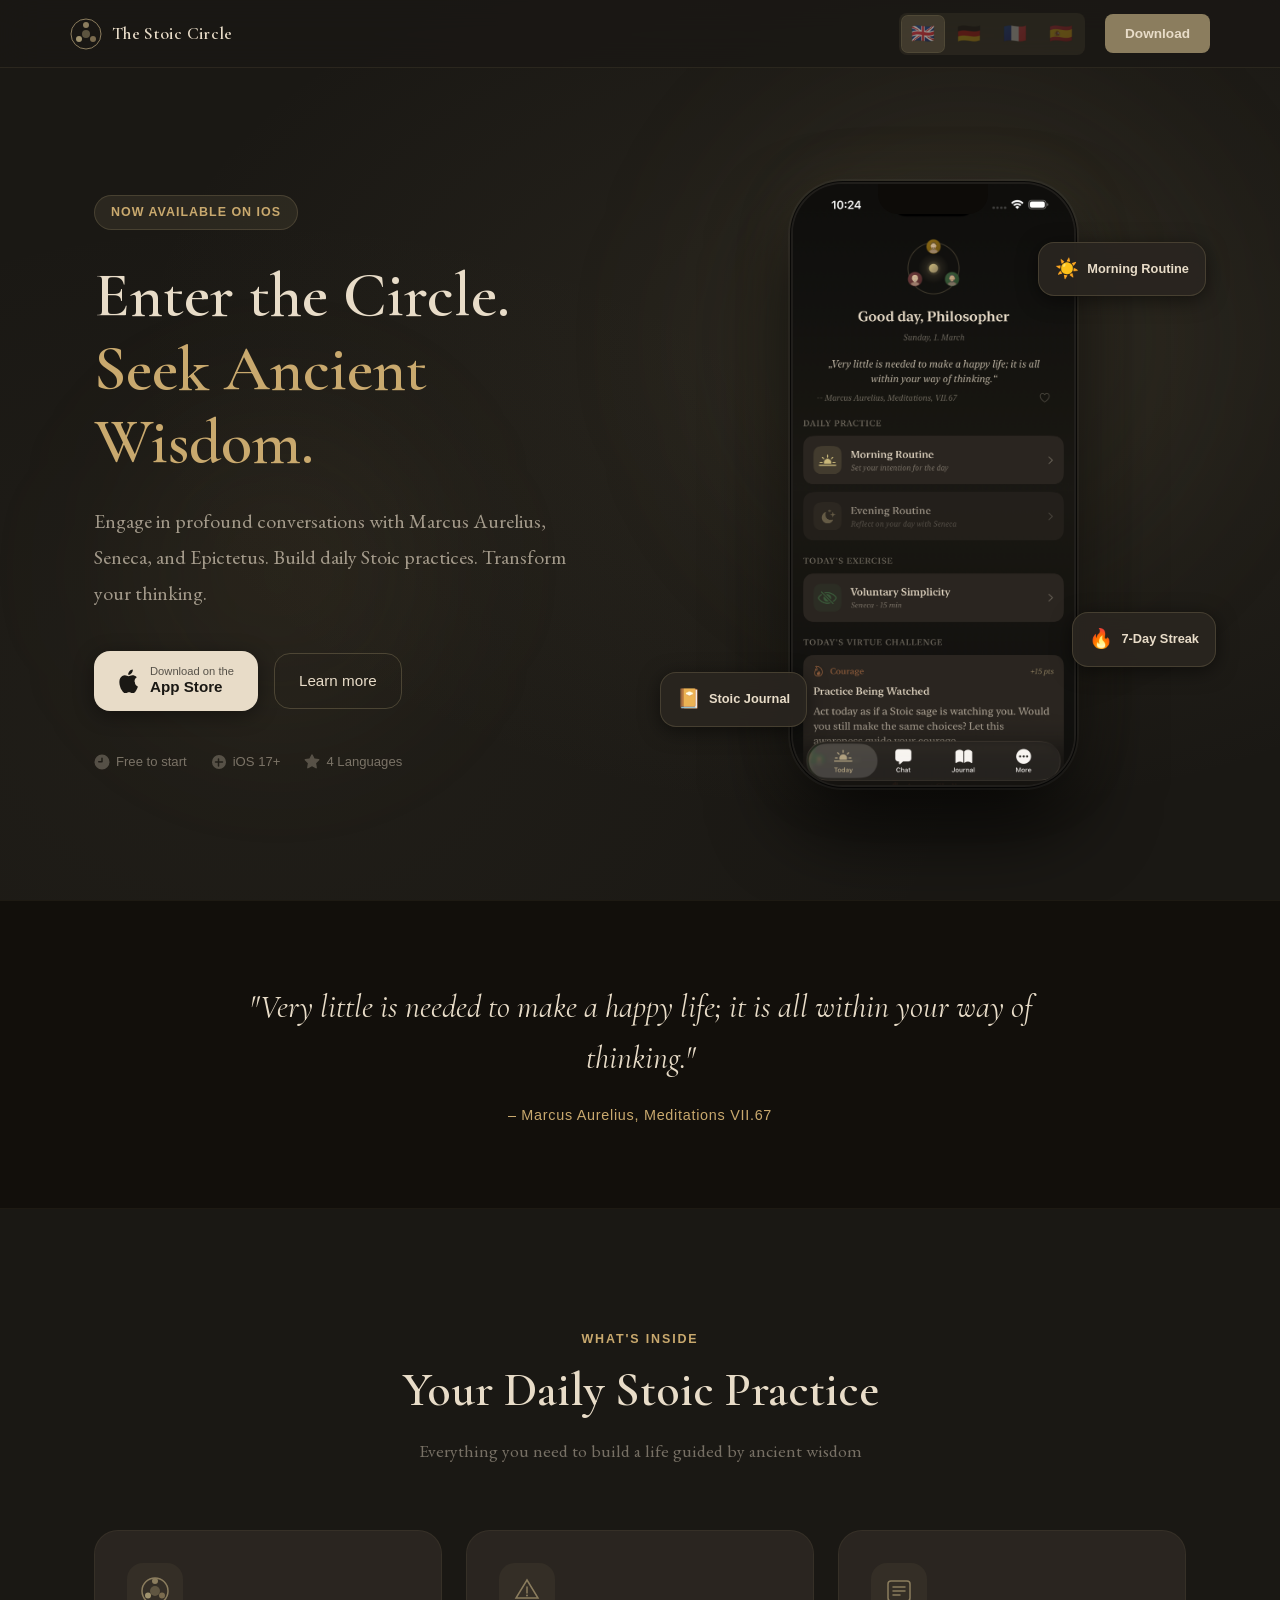
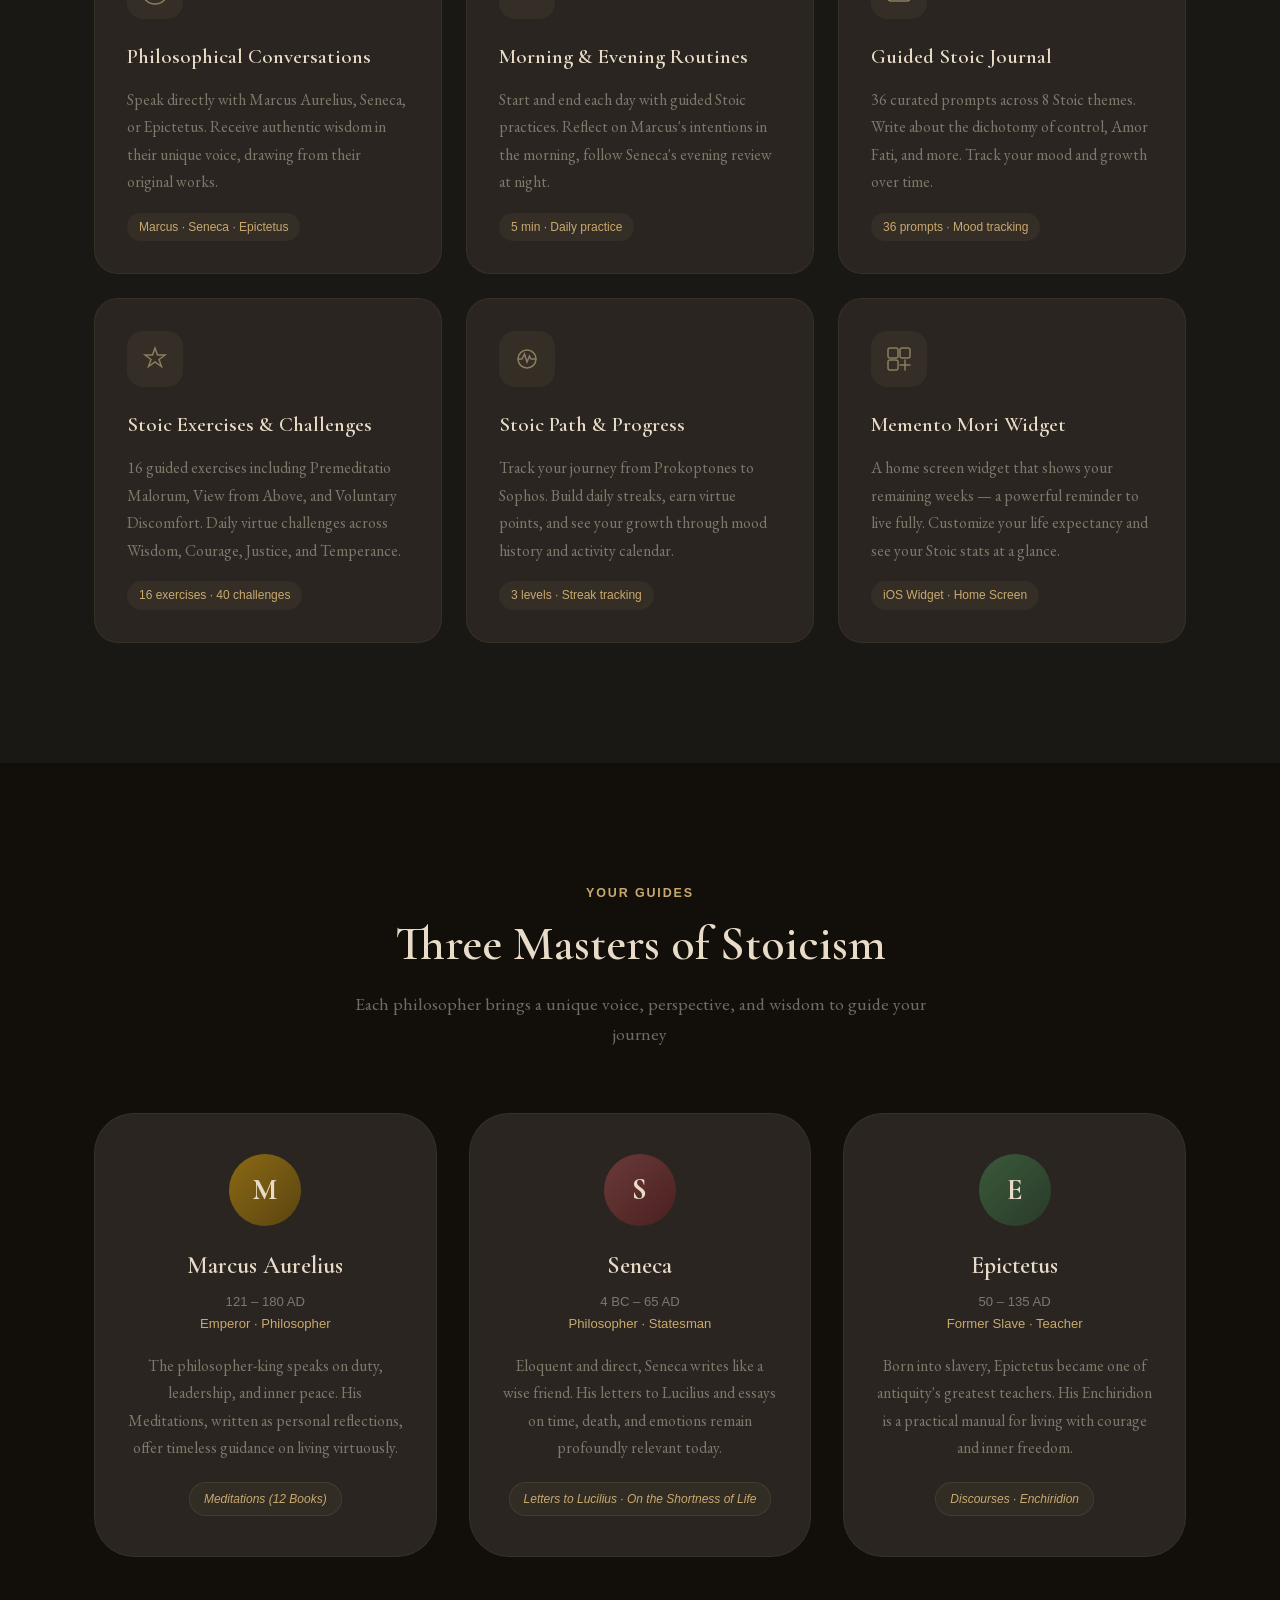
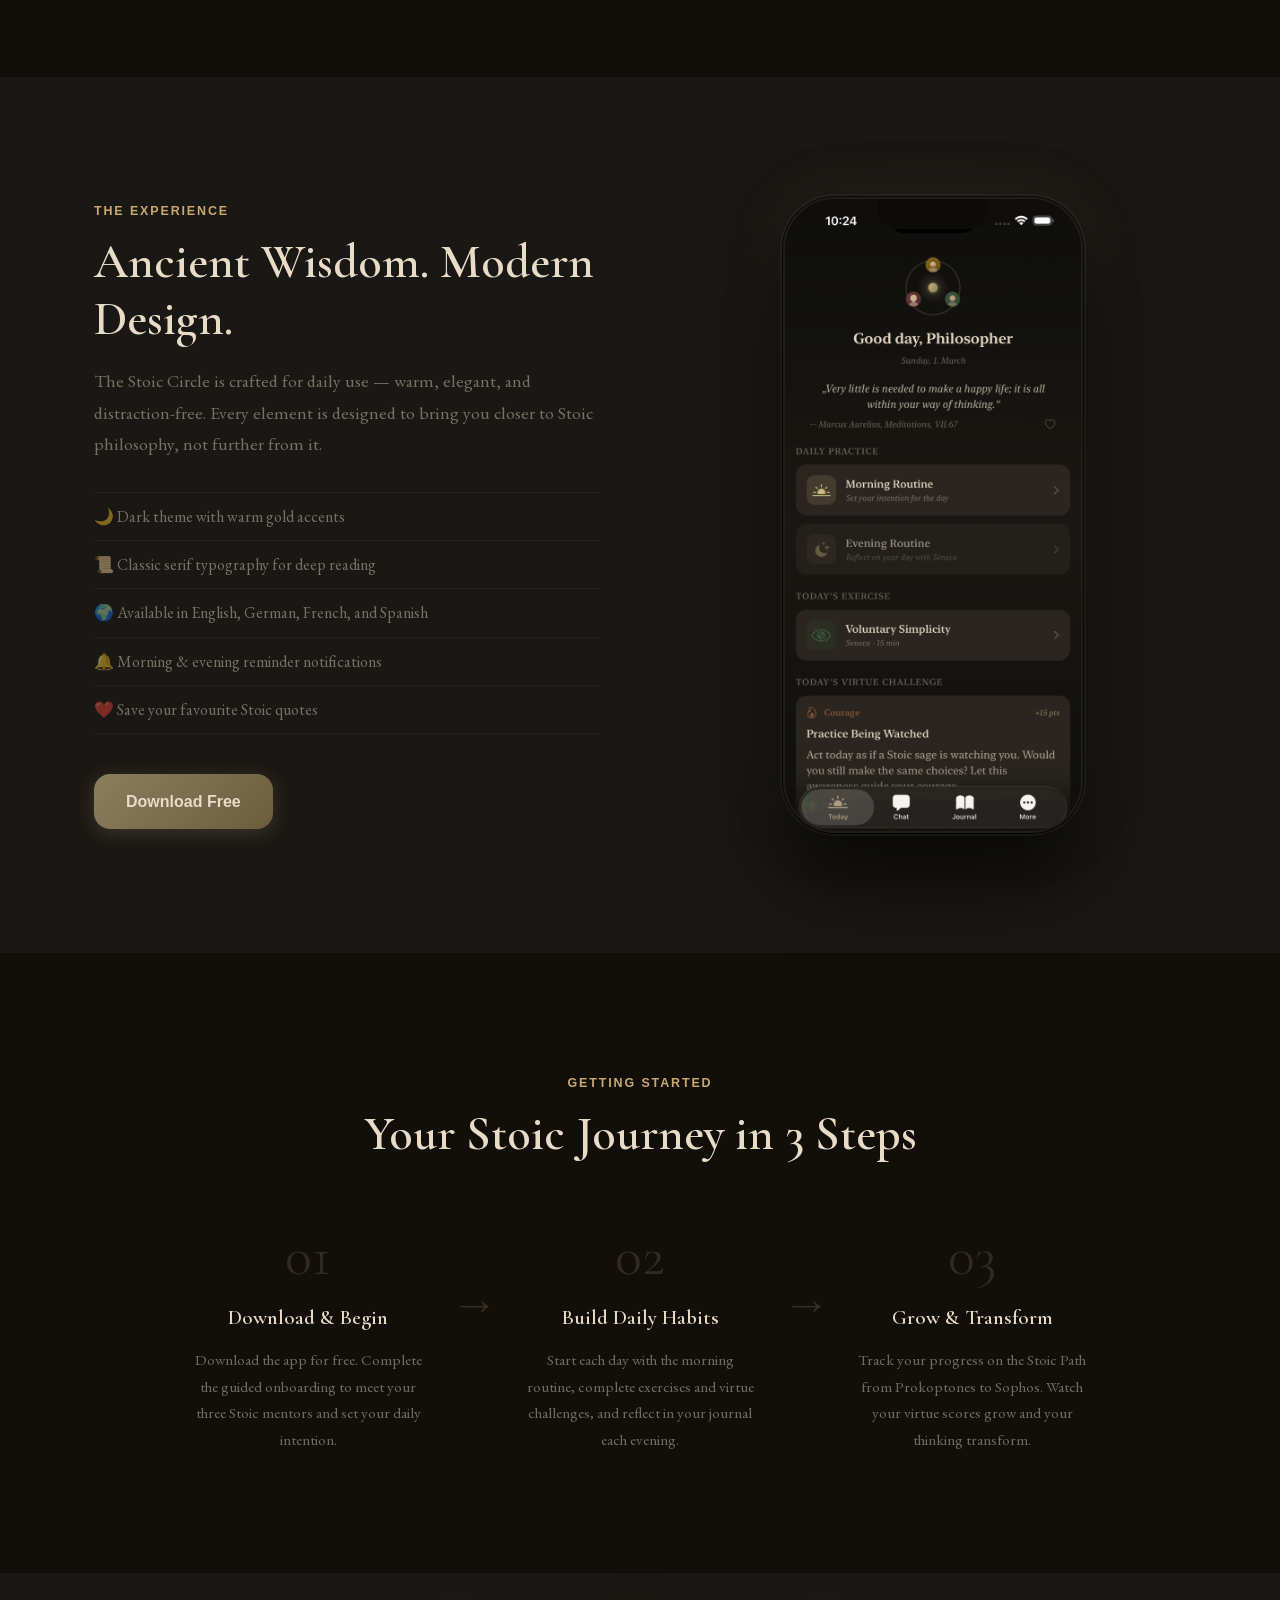
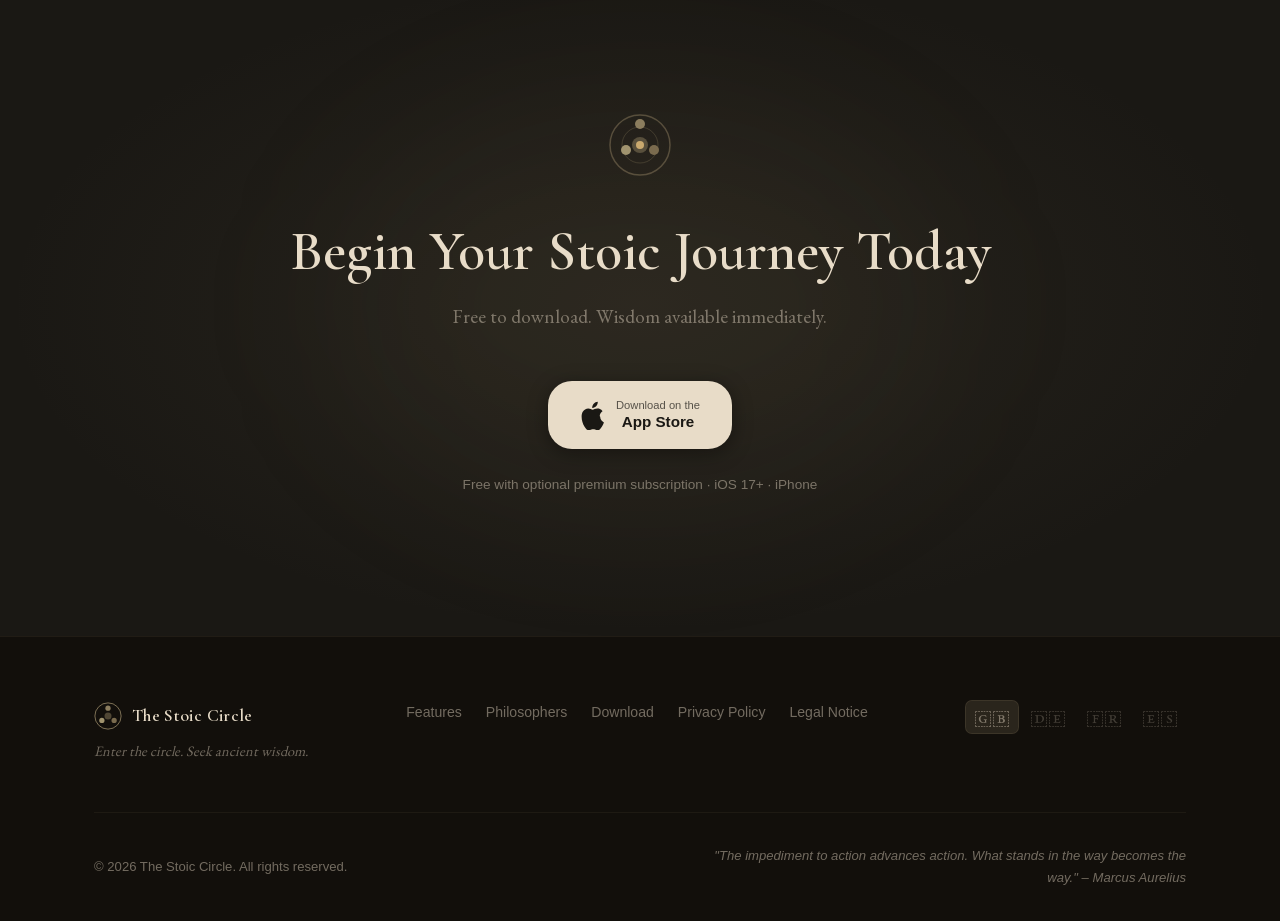
<file: index.html>
<!DOCTYPE html>
<html lang="en">
<head>
  <meta charset="UTF-8">
  <meta name="viewport" content="width=device-width, initial-scale=1.0">

  <!-- Primary SEO -->
  <title data-i18n-attr="title">The Stoic Circle – Seek Ancient Wisdom | Stoic Philosophy App</title>
  <meta name="description" data-i18n-attr="description" content="Engage in profound conversations with Marcus Aurelius, Seneca, and Epictetus. Daily Stoic routines, guided journal, exercises, and virtue challenges. Download The Stoic Circle for iOS.">
  <meta name="keywords" content="stoic, stoicism, marcus aurelius, seneca, epictetus, philosophy, mindfulness, stoic app, stoicism app, daily stoic, stoic journal">
  <meta name="author" content="The Stoic Circle">
  <meta name="robots" content="index, follow">

  <!-- Canonical & hreflang -->
  <link rel="canonical" href="https://thestoiccircle.de/">
  <link rel="alternate" hreflang="en" href="https://thestoiccircle.de/">
  <link rel="alternate" hreflang="de" href="https://thestoiccircle.de/?lang=de">
  <link rel="alternate" hreflang="fr" href="https://thestoiccircle.de/?lang=fr">
  <link rel="alternate" hreflang="es" href="https://thestoiccircle.de/?lang=es">
  <link rel="alternate" hreflang="x-default" href="https://thestoiccircle.de/">

  <!-- Open Graph -->
  <meta property="og:type" content="website">
  <meta property="og:url" content="https://thestoiccircle.de/">
  <meta property="og:title" content="The Stoic Circle – Seek Ancient Wisdom">
  <meta property="og:description" content="Engage in profound conversations with Marcus Aurelius, Seneca, and Epictetus. Daily Stoic routines, guided journal, exercises, and virtue challenges.">
  <meta property="og:image" content="https://thestoiccircle.de/images/og-image.png">
  <meta property="og:image:width" content="1200">
  <meta property="og:image:height" content="630">
  <meta property="og:image:type" content="image/png">
  <meta property="og:locale" content="en_US">
  <meta property="og:locale:alternate" content="de_DE">
  <meta property="og:locale:alternate" content="fr_FR">
  <meta property="og:locale:alternate" content="es_ES">

  <!-- Twitter Card -->
  <meta name="twitter:card" content="summary_large_image">
  <meta name="twitter:title" content="The Stoic Circle – Seek Ancient Wisdom">
  <meta name="twitter:description" content="Engage in profound conversations with Marcus Aurelius, Seneca, and Epictetus.">
  <meta name="twitter:image" content="https://thestoiccircle.de/images/og-image.png">

  <!-- Favicon -->
  <link rel="icon" type="image/svg+xml" href="images/favicon.svg">
  <link rel="apple-touch-icon" href="images/apple-touch-icon.png">

  <!-- Fonts: Self-hosted (DSGVO-konform, kein Google CDN) -->

  <!-- Schema.org App Markup -->
  <script type="application/ld+json">
  {
    "@context": "https://schema.org",
    "@type": "MobileApplication",
    "name": "The Stoic Circle",
    "description": "Engage in profound conversations with Marcus Aurelius, Seneca, and Epictetus. Daily Stoic routines, guided journal, exercises, and virtue challenges.",
    "applicationCategory": "LifestyleApplication",
    "operatingSystem": "iOS",
    "offers": {
      "@type": "Offer",
      "price": "0",
      "priceCurrency": "EUR"
    },
    "author": {
      "@type": "Organization",
      "name": "The Stoic Circle",
      "url": "https://thestoiccircle.de"
    }
  }
  </script>

  <link rel="stylesheet" href="css/style.css">
</head>
<body>

  <!-- Navigation -->
  <nav class="nav" role="navigation" aria-label="Main navigation">
    <div class="nav-inner">
      <a href="#" class="nav-logo" aria-label="The Stoic Circle Home">
        <svg width="32" height="32" viewBox="0 0 32 32" fill="none" xmlns="http://www.w3.org/2000/svg" aria-hidden="true">
          <circle cx="16" cy="16" r="15" stroke="#8B7D5E" stroke-width="1"/>
          <circle cx="16" cy="16" r="4" fill="#8B7D5E" opacity="0.6"/>
          <circle cx="16" cy="7" r="3" fill="#8B7D5E"/>
          <circle cx="9" cy="21" r="3" fill="#A0936E"/>
          <circle cx="23" cy="21" r="3" fill="#7A6B4E"/>
        </svg>
        <span class="nav-title">The Stoic Circle</span>
      </a>
      <div class="nav-right">
        <div class="lang-switcher" aria-label="Language selection">
          <button type="button" class="lang-btn active" data-lang="en" aria-label="English" onclick="applyLanguage('en')">🇬🇧</button>
          <button type="button" class="lang-btn" data-lang="de" aria-label="Deutsch" onclick="applyLanguage('de')">🇩🇪</button>
          <button type="button" class="lang-btn" data-lang="fr" aria-label="Français" onclick="applyLanguage('fr')">🇫🇷</button>
          <button type="button" class="lang-btn" data-lang="es" aria-label="Español" onclick="applyLanguage('es')">🇪🇸</button>
        </div>
        <a href="#download" class="nav-cta" data-i18n="nav.cta">Download</a>
      </div>
    </div>
  </nav>

  <!-- Hero Section -->
  <section class="hero" id="home">
    <div class="hero-bg">
      <div class="hero-glow hero-glow-1"></div>
      <div class="hero-glow hero-glow-2"></div>
    </div>
    <div class="hero-inner">
      <div class="hero-content">
        <div class="hero-badge" data-i18n="hero.badge">Now available on iOS</div>
        <h1 class="hero-title">
          <span data-i18n="hero.title1">Enter the Circle.</span><br>
          <span class="hero-title-gold" data-i18n="hero.title2">Seek Ancient Wisdom.</span>
        </h1>
        <p class="hero-subtitle" data-i18n="hero.subtitle">
          Engage in profound conversations with Marcus Aurelius, Seneca, and Epictetus. Build daily Stoic practices. Transform your thinking.
        </p>
        <div class="hero-ctas">
          <a href="https://apps.apple.com/app/the-stoic-circle" class="btn-appstore" aria-label="Download on the App Store">
            <svg width="20" height="24" viewBox="0 0 20 24" fill="currentColor" aria-hidden="true"><path d="M16.462 12.576c-.026-2.806 2.293-4.153 2.396-4.218-1.305-1.908-3.335-2.168-4.057-2.196-1.722-.174-3.375 1.018-4.251 1.018-.876 0-2.228-0.993-3.662-0.967-1.878.027-3.614 1.093-4.579 2.762C.343 12.173 1.72 17.97 3.678 21.1c.964 1.54 2.108 3.269 3.614 3.21 1.456-.059 2.003-.936 3.762-.936 1.752 0 2.25.936 3.773.904 1.565-.026 2.55-1.567 3.504-3.113 1.109-1.773 1.561-3.512 1.587-3.6-.035-.013-3.034-1.157-3.056-4.588zm-2.864-8.408c.793-.967 1.33-2.296 1.18-3.636-1.142.048-2.538.762-3.357 1.706-.737.852-1.389 2.226-1.214 3.525 1.273.1 2.577-.648 3.391-1.595z"/></svg>
            <span>
              <small data-i18n="hero.appstore.small">Download on the</small>
              <strong data-i18n="hero.appstore.strong">App Store</strong>
            </span>
          </a>
          <a href="#features" class="btn-secondary" data-i18n="hero.learn">Learn more</a>
        </div>
        <div class="hero-meta">
          <span class="hero-meta-item">
            <svg width="16" height="16" viewBox="0 0 16 16" fill="currentColor" aria-hidden="true"><path d="M8 .5a7.5 7.5 0 100 15A7.5 7.5 0 008 .5zm0 3a.75.75 0 01.75.75v3.5a.75.75 0 01-.75.75H4.75a.75.75 0 010-1.5H7.25V4.25A.75.75 0 018 3.5z"/></svg>
            <span data-i18n="hero.meta.free">Free to start</span>
          </span>
          <span class="hero-meta-item">
            <svg width="16" height="16" viewBox="0 0 16 16" fill="currentColor" aria-hidden="true"><path d="M8 1a7 7 0 100 14A7 7 0 008 1zm3.5 7.75h-3.25v3.25a.75.75 0 01-1.5 0V8.75H4.5a.75.75 0 010-1.5h2.25V5a.75.75 0 011.5 0v2.25H11.5a.75.75 0 010 1.5z"/></svg>
            <span data-i18n="hero.meta.ios">iOS 17+</span>
          </span>
          <span class="hero-meta-item">
            <svg width="16" height="16" viewBox="0 0 16 16" fill="currentColor" aria-hidden="true"><path d="M8 .25a.75.75 0 01.673.418l1.882 3.815 4.21.612a.75.75 0 01.416 1.279l-3.046 2.97.719 4.192a.75.75 0 01-1.088.791L8 12.347l-3.766 1.98a.75.75 0 01-1.088-.79l.72-4.194L.818 6.374a.75.75 0 01.416-1.28l4.21-.611L7.327.668A.75.75 0 018 .25z"/></svg>
            <span data-i18n="hero.meta.lang">4 Languages</span>
          </span>
        </div>
      </div>
      <div class="hero-visual">
        <div class="phone-mockup" role="img" aria-label="The Stoic Circle app screenshot showing daily practice and stoic quote">
          <div class="phone-notch"></div>
          <div class="phone-screen">
            <img src="images/screenshot.png" alt="The Stoic Circle App – Today View with daily stoic quote and practice routines" loading="eager" width="295" height="639">
          </div>
        </div>
        <div class="hero-floating hero-floating-1">
          <span>☀️</span>
          <p data-i18n="hero.float.morning">Morning Routine</p>
        </div>
        <div class="hero-floating hero-floating-2">
          <span>🔥</span>
          <p data-i18n="hero.float.streak">7-Day Streak</p>
        </div>
        <div class="hero-floating hero-floating-3">
          <span>📔</span>
          <p data-i18n="hero.float.journal">Stoic Journal</p>
        </div>
      </div>
    </div>
  </section>

  <!-- Quote Section -->
  <section class="quote-section" aria-label="Stoic wisdom quote">
    <div class="container">
      <blockquote class="featured-quote">
        <p class="quote-text" data-i18n="quote.text">"Very little is needed to make a happy life; it is all within your way of thinking."</p>
        <footer class="quote-author" data-i18n="quote.author">– Marcus Aurelius, Meditations VII.67</footer>
      </blockquote>
    </div>
  </section>

  <!-- Features Section -->
  <section class="features" id="features" aria-labelledby="features-title">
    <div class="container">
      <div class="section-header">
        <p class="section-label" data-i18n="features.label">What's inside</p>
        <h2 class="section-title" id="features-title" data-i18n="features.title">Your Daily Stoic Practice</h2>
        <p class="section-subtitle" data-i18n="features.subtitle">Everything you need to build a life guided by ancient wisdom</p>
      </div>
      <div class="features-grid">
        <article class="feature-card">
          <div class="feature-icon" aria-hidden="true">
            <svg width="28" height="28" viewBox="0 0 28 28" fill="none"><circle cx="14" cy="14" r="13" stroke="#8B7D5E" stroke-width="1.5"/><circle cx="14" cy="14" r="5" fill="#8B7D5E" opacity="0.5"/><circle cx="14" cy="4" r="3" fill="#8B7D5E"/><circle cx="7" cy="18.5" r="3" fill="#A0936E"/><circle cx="21" cy="18.5" r="3" fill="#7A6B4E"/></svg>
          </div>
          <h3 class="feature-title" data-i18n="features.chat.title">Philosophical Conversations</h3>
          <p class="feature-desc" data-i18n="features.chat.desc">Speak directly with Marcus Aurelius, Seneca, or Epictetus. Receive authentic wisdom in their unique voice, drawing from their original works.</p>
          <div class="feature-tag">Marcus · Seneca · Epictetus</div>
        </article>
        <article class="feature-card">
          <div class="feature-icon" aria-hidden="true">
            <svg width="28" height="28" viewBox="0 0 28 28" fill="none"><path d="M14 3L25 21H3L14 3Z" stroke="#8B7D5E" stroke-width="1.5" fill="none"/><line x1="14" y1="10" x2="14" y2="16" stroke="#8B7D5E" stroke-width="1.5" stroke-linecap="round"/><circle cx="14" cy="18.5" r="1" fill="#8B7D5E"/></svg>
          </div>
          <h3 class="feature-title" data-i18n="features.routine.title">Morning & Evening Routines</h3>
          <p class="feature-desc" data-i18n="features.routine.desc">Start and end each day with guided Stoic practices. Reflect on Marcus's intentions in the morning, follow Seneca's evening review at night.</p>
          <div class="feature-tag" data-i18n="features.routine.tag">5 min · Daily practice</div>
        </article>
        <article class="feature-card">
          <div class="feature-icon" aria-hidden="true">
            <svg width="28" height="28" viewBox="0 0 28 28" fill="none"><rect x="3" y="4" width="22" height="20" rx="3" stroke="#8B7D5E" stroke-width="1.5"/><line x1="8" y1="10" x2="20" y2="10" stroke="#8B7D5E" stroke-width="1.5" stroke-linecap="round"/><line x1="8" y1="14" x2="20" y2="14" stroke="#8B7D5E" stroke-width="1.5" stroke-linecap="round"/><line x1="8" y1="18" x2="15" y2="18" stroke="#8B7D5E" stroke-width="1.5" stroke-linecap="round"/></svg>
          </div>
          <h3 class="feature-title" data-i18n="features.journal.title">Guided Stoic Journal</h3>
          <p class="feature-desc" data-i18n="features.journal.desc">36 curated prompts across 8 Stoic themes. Write about the dichotomy of control, Amor Fati, and more. Track your mood and growth over time.</p>
          <div class="feature-tag" data-i18n="features.journal.tag">36 prompts · Mood tracking</div>
        </article>
        <article class="feature-card">
          <div class="feature-icon" aria-hidden="true">
            <svg width="28" height="28" viewBox="0 0 28 28" fill="none"><path d="M14 3L16.5 10H24L18 14.5L20.5 21.5L14 17L7.5 21.5L10 14.5L4 10H11.5L14 3Z" stroke="#8B7D5E" stroke-width="1.5" fill="none"/></svg>
          </div>
          <h3 class="feature-title" data-i18n="features.exercises.title">Stoic Exercises & Challenges</h3>
          <p class="feature-desc" data-i18n="features.exercises.desc">16 guided exercises including Premeditatio Malorum, View from Above, and Voluntary Discomfort. Daily virtue challenges across Wisdom, Courage, Justice, and Temperance.</p>
          <div class="feature-tag" data-i18n="features.exercises.tag">16 exercises · 40 challenges</div>
        </article>
        <article class="feature-card">
          <div class="feature-icon" aria-hidden="true">
            <svg width="28" height="28" viewBox="0 0 28 28" fill="none"><path d="M14 5C9 5 5 9 5 14H9L11.5 9L14 17L16.5 11L18 14H23C23 9 19 5 14 5Z" stroke="#8B7D5E" stroke-width="1.5" fill="none"/><path d="M5 14C5 19 9 23 14 23C19 23 23 19 23 14" stroke="#8B7D5E" stroke-width="1.5"/></svg>
          </div>
          <h3 class="feature-title" data-i18n="features.progress.title">Stoic Path & Progress</h3>
          <p class="feature-desc" data-i18n="features.progress.desc">Track your journey from Prokoptones to Sophos. Build daily streaks, earn virtue points, and see your growth through mood history and activity calendar.</p>
          <div class="feature-tag" data-i18n="features.progress.tag">3 levels · Streak tracking</div>
        </article>
        <article class="feature-card">
          <div class="feature-icon" aria-hidden="true">
            <svg width="28" height="28" viewBox="0 0 28 28" fill="none"><rect x="3" y="3" width="10" height="10" rx="2" stroke="#8B7D5E" stroke-width="1.5"/><rect x="15" y="3" width="10" height="10" rx="2" stroke="#8B7D5E" stroke-width="1.5"/><rect x="3" y="15" width="10" height="10" rx="2" stroke="#8B7D5E" stroke-width="1.5"/><path d="M15 20H25M20 15V25" stroke="#8B7D5E" stroke-width="1.5" stroke-linecap="round"/></svg>
          </div>
          <h3 class="feature-title" data-i18n="features.widget.title">Memento Mori Widget</h3>
          <p class="feature-desc" data-i18n="features.widget.desc">A home screen widget that shows your remaining weeks — a powerful reminder to live fully. Customize your life expectancy and see your Stoic stats at a glance.</p>
          <div class="feature-tag" data-i18n="features.widget.tag">iOS Widget · Home Screen</div>
        </article>
      </div>
    </div>
  </section>

  <!-- Philosophers Section -->
  <section class="philosophers" id="philosophers" aria-labelledby="philosophers-title">
    <div class="container">
      <div class="section-header">
        <p class="section-label" data-i18n="philosophers.label">Your guides</p>
        <h2 class="section-title" id="philosophers-title" data-i18n="philosophers.title">Three Masters of Stoicism</h2>
        <p class="section-subtitle" data-i18n="philosophers.subtitle">Each philosopher brings a unique voice, perspective, and wisdom to guide your journey</p>
      </div>
      <div class="philosophers-grid">
        <article class="philosopher-card philosopher-marcus">
          <div class="philosopher-avatar marcus-avatar" aria-hidden="true">M</div>
          <h3 class="philosopher-name">Marcus Aurelius</h3>
          <p class="philosopher-dates" data-i18n="marcus.dates">121 – 180 AD</p>
          <p class="philosopher-role" data-i18n="marcus.role">Emperor · Philosopher</p>
          <p class="philosopher-desc" data-i18n="marcus.desc">The philosopher-king speaks on duty, leadership, and inner peace. His Meditations, written as personal reflections, offer timeless guidance on living virtuously.</p>
          <div class="philosopher-works">
            <span data-i18n="marcus.works">Meditations (12 Books)</span>
          </div>
        </article>
        <article class="philosopher-card philosopher-seneca">
          <div class="philosopher-avatar seneca-avatar" aria-hidden="true">S</div>
          <h3 class="philosopher-name">Seneca</h3>
          <p class="philosopher-dates" data-i18n="seneca.dates">4 BC – 65 AD</p>
          <p class="philosopher-role" data-i18n="seneca.role">Philosopher · Statesman</p>
          <p class="philosopher-desc" data-i18n="seneca.desc">Eloquent and direct, Seneca writes like a wise friend. His letters to Lucilius and essays on time, death, and emotions remain profoundly relevant today.</p>
          <div class="philosopher-works">
            <span data-i18n="seneca.works">Letters to Lucilius · On the Shortness of Life</span>
          </div>
        </article>
        <article class="philosopher-card philosopher-epictetus">
          <div class="philosopher-avatar epictetus-avatar" aria-hidden="true">E</div>
          <h3 class="philosopher-name">Epictetus</h3>
          <p class="philosopher-dates" data-i18n="epictetus.dates">50 – 135 AD</p>
          <p class="philosopher-role" data-i18n="epictetus.role">Former Slave · Teacher</p>
          <p class="philosopher-desc" data-i18n="epictetus.desc">Born into slavery, Epictetus became one of antiquity's greatest teachers. His Enchiridion is a practical manual for living with courage and inner freedom.</p>
          <div class="philosopher-works">
            <span data-i18n="epictetus.works">Discourses · Enchiridion</span>
          </div>
        </article>
      </div>
    </div>
  </section>

  <!-- Screenshot Showcase Section -->
  <section class="showcase" id="app" aria-labelledby="showcase-title">
    <div class="container">
      <div class="showcase-inner">
        <div class="showcase-content">
          <p class="section-label" data-i18n="showcase.label">The experience</p>
          <h2 class="section-title" id="showcase-title" data-i18n="showcase.title">Ancient Wisdom. Modern Design.</h2>
          <p class="showcase-desc" data-i18n="showcase.desc">The Stoic Circle is crafted for daily use — warm, elegant, and distraction-free. Every element is designed to bring you closer to Stoic philosophy, not further from it.</p>
          <ul class="showcase-list" role="list">
            <li data-i18n="showcase.item1">🌙 Dark theme with warm gold accents</li>
            <li data-i18n="showcase.item2">📜 Classic serif typography for deep reading</li>
            <li data-i18n="showcase.item3">🌍 Available in English, German, French, and Spanish</li>
            <li data-i18n="showcase.item4">🔔 Morning & evening reminder notifications</li>
            <li data-i18n="showcase.item5">❤️ Save your favourite Stoic quotes</li>
          </ul>
          <a href="#download" class="btn-primary" data-i18n="showcase.cta">Download Free</a>
        </div>
        <div class="showcase-visual">
          <div class="phone-mockup phone-large" role="img" aria-label="The Stoic Circle app showing today's view with morning routine and daily quote">
            <div class="phone-notch"></div>
            <div class="phone-screen">
              <img src="images/screenshot.png" alt="The Stoic Circle iOS App – Today view with daily stoic quote, morning routine, and virtue challenge" loading="lazy" width="295" height="639">
            </div>
          </div>
        </div>
      </div>
    </div>
  </section>

  <!-- How it works Section -->
  <section class="howitworks" aria-labelledby="how-title">
    <div class="container">
      <div class="section-header">
        <p class="section-label" data-i18n="how.label">Getting started</p>
        <h2 class="section-title" id="how-title" data-i18n="how.title">Your Stoic Journey in 3 Steps</h2>
      </div>
      <div class="steps-grid">
        <div class="step">
          <div class="step-number" aria-hidden="true">01</div>
          <h3 class="step-title" data-i18n="how.step1.title">Download & Begin</h3>
          <p class="step-desc" data-i18n="how.step1.desc">Download the app for free. Complete the guided onboarding to meet your three Stoic mentors and set your daily intention.</p>
        </div>
        <div class="step-arrow" aria-hidden="true">→</div>
        <div class="step">
          <div class="step-number" aria-hidden="true">02</div>
          <h3 class="step-title" data-i18n="how.step2.title">Build Daily Habits</h3>
          <p class="step-desc" data-i18n="how.step2.desc">Start each day with the morning routine, complete exercises and virtue challenges, and reflect in your journal each evening.</p>
        </div>
        <div class="step-arrow" aria-hidden="true">→</div>
        <div class="step">
          <div class="step-number" aria-hidden="true">03</div>
          <h3 class="step-title" data-i18n="how.step3.title">Grow & Transform</h3>
          <p class="step-desc" data-i18n="how.step3.desc">Track your progress on the Stoic Path from Prokoptones to Sophos. Watch your virtue scores grow and your thinking transform.</p>
        </div>
      </div>
    </div>
  </section>

  <!-- Download CTA Section -->
  <section class="download" id="download" aria-labelledby="download-title">
    <div class="download-bg">
      <div class="download-glow"></div>
    </div>
    <div class="container">
      <div class="download-inner">
        <div class="download-logo" aria-hidden="true">
          <svg width="64" height="64" viewBox="0 0 64 64" fill="none">
            <circle cx="32" cy="32" r="30" stroke="#8B7D5E" stroke-width="1.5" opacity="0.5"/>
            <circle cx="32" cy="32" r="18" stroke="#8B7D5E" stroke-width="1" opacity="0.3"/>
            <circle cx="32" cy="32" r="8" fill="#8B7D5E" opacity="0.5"/>
            <circle cx="32" cy="32" r="4" fill="#C9A96E"/>
            <circle cx="32" cy="11" r="5" fill="#8B7D5E"/>
            <circle cx="18" cy="37" r="5" fill="#A0936E"/>
            <circle cx="46" cy="37" r="5" fill="#7A6B4E"/>
          </svg>
        </div>
        <h2 class="download-title" id="download-title" data-i18n="download.title">Begin Your Stoic Journey Today</h2>
        <p class="download-subtitle" data-i18n="download.subtitle">Free to download. Wisdom available immediately.</p>
        <div class="download-ctas">
          <a href="https://apps.apple.com/app/the-stoic-circle" class="btn-appstore btn-appstore-large" aria-label="Download on the App Store">
            <svg width="24" height="29" viewBox="0 0 20 24" fill="currentColor" aria-hidden="true"><path d="M16.462 12.576c-.026-2.806 2.293-4.153 2.396-4.218-1.305-1.908-3.335-2.168-4.057-2.196-1.722-.174-3.375 1.018-4.251 1.018-.876 0-2.228-0.993-3.662-0.967-1.878.027-3.614 1.093-4.579 2.762C.343 12.173 1.72 17.97 3.678 21.1c.964 1.54 2.108 3.269 3.614 3.21 1.456-.059 2.003-.936 3.762-.936 1.752 0 2.25.936 3.773.904 1.565-.026 2.55-1.567 3.504-3.113 1.109-1.773 1.561-3.512 1.587-3.6-.035-.013-3.034-1.157-3.056-4.588zm-2.864-8.408c.793-.967 1.33-2.296 1.18-3.636-1.142.048-2.538.762-3.357 1.706-.737.852-1.389 2.226-1.214 3.525 1.273.1 2.577-.648 3.391-1.595z"/></svg>
            <span>
              <small data-i18n="hero.appstore.small">Download on the</small>
              <strong data-i18n="hero.appstore.strong">App Store</strong>
            </span>
          </a>
        </div>
        <p class="download-note">
          <span data-i18n="download.free">Free with optional premium subscription</span>
          · iOS 17+ · iPhone
        </p>
      </div>
    </div>
  </section>

  <!-- Footer -->
  <footer class="footer" role="contentinfo">
    <div class="container">
      <div class="footer-inner">
        <div class="footer-brand">
          <a href="#" class="nav-logo" aria-label="The Stoic Circle">
            <svg width="28" height="28" viewBox="0 0 32 32" fill="none" aria-hidden="true">
              <circle cx="16" cy="16" r="15" stroke="#8B7D5E" stroke-width="1"/>
              <circle cx="16" cy="16" r="4" fill="#8B7D5E" opacity="0.5"/>
              <circle cx="16" cy="7" r="3" fill="#8B7D5E"/>
              <circle cx="9" cy="21" r="3" fill="#A0936E"/>
              <circle cx="23" cy="21" r="3" fill="#7A6B4E"/>
            </svg>
            <span class="nav-title">The Stoic Circle</span>
          </a>
          <p class="footer-tagline" data-i18n="footer.tagline">Enter the circle. Seek ancient wisdom.</p>
        </div>
        <nav class="footer-links" aria-label="Footer navigation">
          <a href="#features" data-i18n="footer.features">Features</a>
          <a href="#philosophers" data-i18n="footer.philosophers">Philosophers</a>
          <a href="#download" data-i18n="footer.download">Download</a>
          <a href="privacy.html" data-i18n="footer.privacy">Privacy Policy</a>
          <a href="imprint.html" data-i18n="footer.imprint">Legal Notice</a>
        </nav>
        <div class="footer-lang">
          <button type="button" class="lang-btn-footer active" data-lang="en" aria-label="English" onclick="applyLanguage('en')">🇬🇧</button>
          <button type="button" class="lang-btn-footer" data-lang="de" aria-label="Deutsch" onclick="applyLanguage('de')">🇩🇪</button>
          <button type="button" class="lang-btn-footer" data-lang="fr" aria-label="Français" onclick="applyLanguage('fr')">🇫🇷</button>
          <button type="button" class="lang-btn-footer" data-lang="es" aria-label="Español" onclick="applyLanguage('es')">🇪🇸</button>
        </div>
      </div>
      <div class="footer-bottom">
        <p data-i18n="footer.copyright">© 2026 The Stoic Circle. All rights reserved.</p>
        <p class="footer-stoic" data-i18n="footer.stoic">"The impediment to action advances action. What stands in the way becomes the way." – Marcus Aurelius</p>
      </div>
    </div>
  </footer>

  <script src="js/app.js?v=3"></script>
</body>
</html>
</file>
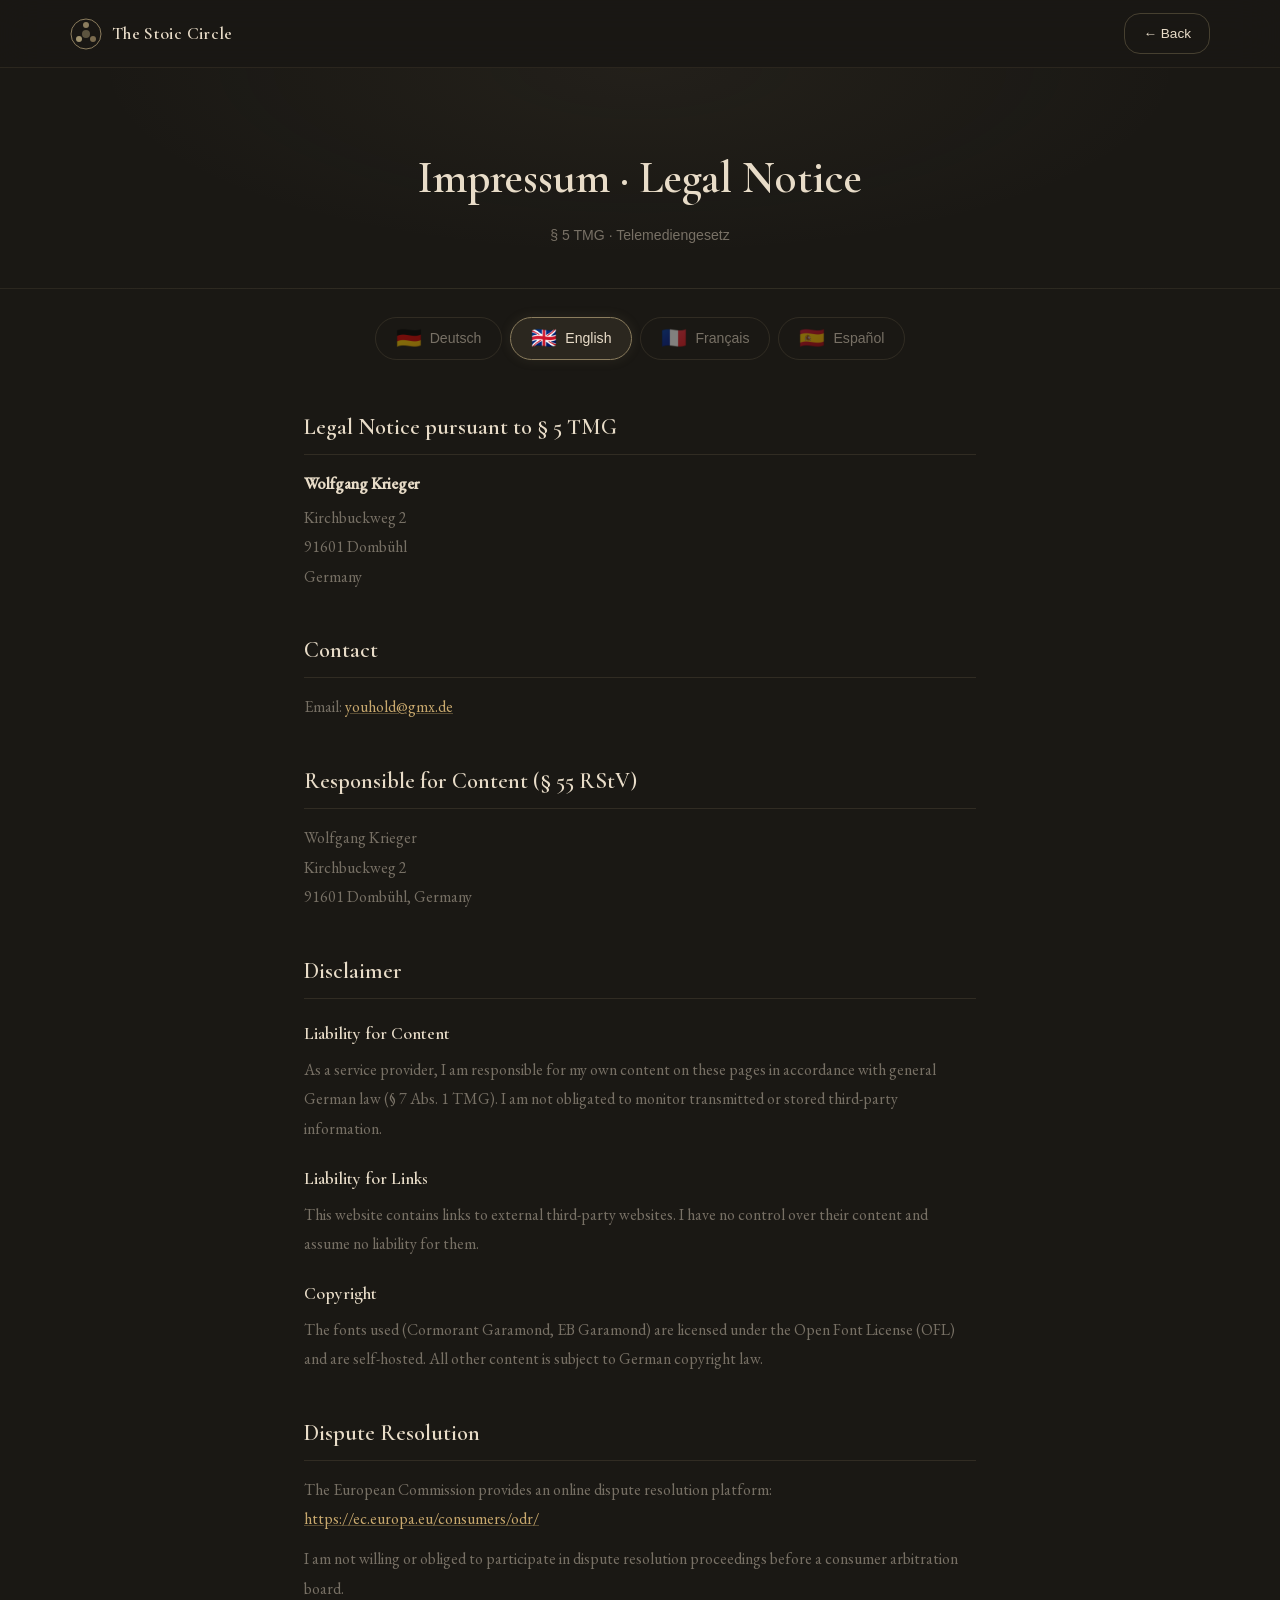
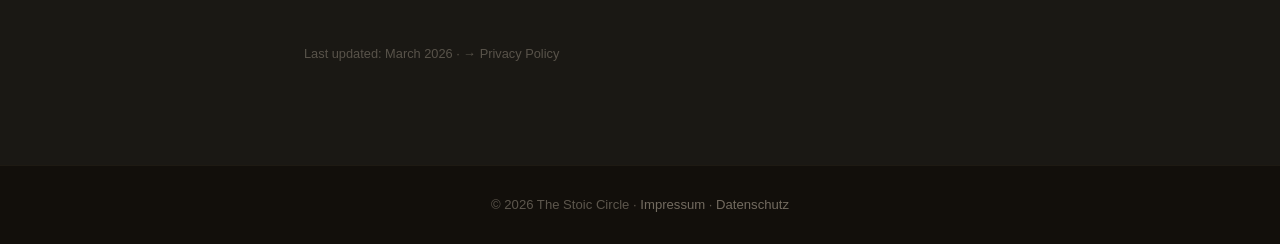
<file: imprint.html>
<!DOCTYPE html>
<html lang="de">
<head>
  <meta charset="UTF-8">
  <meta name="viewport" content="width=device-width, initial-scale=1.0">
  <title>Impressum – The Stoic Circle</title>
  <meta name="robots" content="noindex, follow">
  <link rel="canonical" href="https://thestoiccircle.de/imprint.html">
  <link rel="icon" type="image/svg+xml" href="images/favicon.svg">
  <link rel="stylesheet" href="css/style.css">
  <style>
    .legal-page { min-height: 100vh; padding-top: 68px; }
    .legal-hero {
      padding: 72px 24px 40px;
      text-align: center;
      border-bottom: 1px solid rgba(139,125,94,0.15);
      background: radial-gradient(ellipse at 50% 0%, rgba(139,125,94,0.08) 0%, transparent 60%);
    }
    .legal-hero h1 { font-family:var(--font-serif); font-size:clamp(1.8rem,4vw,2.8rem); font-weight:600; color:var(--surface); margin-bottom:8px; }
    .legal-hero p { color:var(--surface-dim); font-family:var(--font-ui); font-size:0.88rem; }

    /* ── Language Tabs ── */
    .lang-tabs {
      display: flex;
      gap: 8px;
      justify-content: center;
      padding: 28px 24px 0;
      flex-wrap: wrap;
    }
    .lang-tab {
      display: inline-flex;
      align-items: center;
      gap: 8px;
      padding: 10px 20px;
      border-radius: 100px;
      border: 1px solid rgba(139,125,94,0.2);
      background: transparent;
      color: var(--surface-dim);
      font-family: var(--font-ui);
      font-size: 0.88rem;
      cursor: pointer;
      transition: all 0.25s ease;
    }
    .lang-tab .flag { font-size: 1.3rem; line-height: 1; }
    .lang-tab:hover { border-color: rgba(139,125,94,0.5); color: var(--surface); }
    .lang-tab.active {
      background: rgba(139,125,94,0.15);
      border-color: var(--accent);
      color: var(--surface);
      box-shadow: 0 0 12px rgba(139,125,94,0.15);
    }

    /* ── Lang sections ── */
    .lang-section { display: none; }
    .lang-section.active { display: block; }

    /* ── Content ── */
    .legal-content { max-width: 720px; margin: 0 auto; padding: 48px 24px 100px; }
    .legal-section { margin-bottom: 40px; }
    .legal-section h2 {
      font-family: var(--font-serif); font-size: 1.4rem; font-weight: 600;
      color: var(--surface); margin-bottom: 14px; padding-bottom: 8px;
      border-bottom: 1px solid rgba(139,125,94,0.2);
    }
    .legal-section h3 { font-family:var(--font-serif); font-size:1.1rem; font-weight:600; color:var(--surface); margin:20px 0 6px; }
    .legal-section p, .legal-section address { color:var(--surface-dim); line-height:1.85; font-style:normal; margin-bottom:10px; }
    .legal-section a { color:var(--accent-bright); text-decoration:underline; text-decoration-color:rgba(201,169,110,0.35); }
    .legal-section a:hover { text-decoration-color:var(--accent-bright); }
    address strong { color: var(--surface); display:block; margin-bottom:4px; }
  </style>
</head>
<body>

  <nav class="nav" role="navigation">
    <div class="nav-inner">
      <a href="/" class="nav-logo" aria-label="The Stoic Circle">
        <svg width="32" height="32" viewBox="0 0 32 32" fill="none">
          <circle cx="16" cy="16" r="15" stroke="#8B7D5E" stroke-width="1"/>
          <circle cx="16" cy="16" r="4" fill="#8B7D5E" opacity="0.6"/>
          <circle cx="16" cy="7" r="3" fill="#8B7D5E"/>
          <circle cx="9" cy="21" r="3" fill="#A0936E"/>
          <circle cx="23" cy="21" r="3" fill="#7A6B4E"/>
        </svg>
        <span class="nav-title">The Stoic Circle</span>
      </a>
      <a href="/" class="btn-secondary" style="padding:8px 18px;font-family:var(--font-ui);font-size:0.85rem;">← Back</a>
    </div>
  </nav>

  <main class="legal-page">
    <div class="legal-hero">
      <h1>Impressum · Legal Notice</h1>
      <p>§ 5 TMG · Telemediengesetz</p>
    </div>

    <!-- Language Tabs -->
    <div class="lang-tabs">
      <button class="lang-tab active" data-lang="de"><span class="flag">🇩🇪</span> Deutsch</button>
      <button class="lang-tab" data-lang="en"><span class="flag">🇬🇧</span> English</button>
      <button class="lang-tab" data-lang="fr"><span class="flag">🇫🇷</span> Français</button>
      <button class="lang-tab" data-lang="es"><span class="flag">🇪🇸</span> Español</button>
    </div>

    <!-- ── DEUTSCH ── -->
    <div class="lang-section active" data-lang-section="de">
      <div class="legal-content">
        <section class="legal-section">
          <h2>Angaben gemäß § 5 TMG</h2>
          <address>
            <strong>Wolfgang Krieger</strong>
            Kirchbuckweg 2<br>
            91601 Dombühl<br>
            Deutschland
          </address>
        </section>
        <section class="legal-section">
          <h2>Kontakt</h2>
          <p>E-Mail: <a href="mailto:youhold@gmx.de">youhold@gmx.de</a></p>
          <p style="font-size:0.85rem;color:rgba(232,220,200,0.35);">Aus Datenschutzgründen wird auf die Angabe einer Telefonnummer verzichtet.</p>
        </section>
        <section class="legal-section">
          <h2>Verantwortlich für den Inhalt nach § 55 Abs. 2 RStV</h2>
          <address>
            Wolfgang Krieger<br>
            Kirchbuckweg 2<br>
            91601 Dombühl
          </address>
        </section>
        <section class="legal-section">
          <h2>Haftungsausschluss</h2>
          <h3>Haftung für Inhalte</h3>
          <p>Als Diensteanbieter bin ich gemäß § 7 Abs. 1 TMG für eigene Inhalte auf diesen Seiten nach den allgemeinen Gesetzen verantwortlich. Nach §§ 8 bis 10 TMG bin ich als Diensteanbieter jedoch nicht verpflichtet, übermittelte oder gespeicherte fremde Informationen zu überwachen.</p>
          <h3>Haftung für Links</h3>
          <p>Unser Angebot enthält Links zu externen Websites Dritter, auf deren Inhalte wir keinen Einfluss haben. Für die Inhalte der verlinkten Seiten ist stets der jeweilige Anbieter verantwortlich.</p>
          <h3>Urheberrecht</h3>
          <p>Die verwendeten Schriften (Cormorant Garamond, EB Garamond) stehen unter der Open Font License (OFL) und werden lokal gehostet. Alle anderen Inhalte unterliegen dem deutschen Urheberrecht.</p>
        </section>
        <section class="legal-section">
          <h2>Streitschlichtung</h2>
          <p>Die EU-Kommission stellt eine Plattform zur Online-Streitbeilegung bereit: <a href="https://ec.europa.eu/consumers/odr/" target="_blank" rel="noopener">https://ec.europa.eu/consumers/odr/</a></p>
          <p>Ich bin nicht bereit oder verpflichtet, an Streitbeilegungsverfahren vor einer Verbraucherschlichtungsstelle teilzunehmen.</p>
        </section>
        <p style="font-family:var(--font-ui);font-size:0.8rem;color:rgba(232,220,200,0.3);margin-top:40px;">Stand: März 2026 · <a href="privacy.html?lang=de">→ Datenschutzerklärung</a></p>
      </div>
    </div>

    <!-- ── ENGLISH ── -->
    <div class="lang-section" data-lang-section="en">
      <div class="legal-content">
        <section class="legal-section">
          <h2>Legal Notice pursuant to § 5 TMG</h2>
          <address>
            <strong>Wolfgang Krieger</strong>
            Kirchbuckweg 2<br>
            91601 Dombühl<br>
            Germany
          </address>
        </section>
        <section class="legal-section">
          <h2>Contact</h2>
          <p>Email: <a href="mailto:youhold@gmx.de">youhold@gmx.de</a></p>
        </section>
        <section class="legal-section">
          <h2>Responsible for Content (§ 55 RStV)</h2>
          <address>
            Wolfgang Krieger<br>
            Kirchbuckweg 2<br>
            91601 Dombühl, Germany
          </address>
        </section>
        <section class="legal-section">
          <h2>Disclaimer</h2>
          <h3>Liability for Content</h3>
          <p>As a service provider, I am responsible for my own content on these pages in accordance with general German law (§ 7 Abs. 1 TMG). I am not obligated to monitor transmitted or stored third-party information.</p>
          <h3>Liability for Links</h3>
          <p>This website contains links to external third-party websites. I have no control over their content and assume no liability for them.</p>
          <h3>Copyright</h3>
          <p>The fonts used (Cormorant Garamond, EB Garamond) are licensed under the Open Font License (OFL) and are self-hosted. All other content is subject to German copyright law.</p>
        </section>
        <section class="legal-section">
          <h2>Dispute Resolution</h2>
          <p>The European Commission provides an online dispute resolution platform: <a href="https://ec.europa.eu/consumers/odr/" target="_blank" rel="noopener">https://ec.europa.eu/consumers/odr/</a></p>
          <p>I am not willing or obliged to participate in dispute resolution proceedings before a consumer arbitration board.</p>
        </section>
        <p style="font-family:var(--font-ui);font-size:0.8rem;color:rgba(232,220,200,0.3);margin-top:40px;">Last updated: March 2026 · <a href="privacy.html?lang=en">→ Privacy Policy</a></p>
      </div>
    </div>

    <!-- ── FRANÇAIS ── -->
    <div class="lang-section" data-lang-section="fr">
      <div class="legal-content">
        <section class="legal-section">
          <h2>Mentions légales (§ 5 TMG allemand)</h2>
          <address>
            <strong>Wolfgang Krieger</strong>
            Kirchbuckweg 2<br>
            91601 Dombühl<br>
            Allemagne
          </address>
        </section>
        <section class="legal-section">
          <h2>Contact</h2>
          <p>E-mail : <a href="mailto:youhold@gmx.de">youhold@gmx.de</a></p>
        </section>
        <section class="legal-section">
          <h2>Responsable du contenu (§ 55 RStV)</h2>
          <address>
            Wolfgang Krieger<br>
            Kirchbuckweg 2<br>
            91601 Dombühl, Allemagne
          </address>
        </section>
        <section class="legal-section">
          <h2>Limitation de responsabilité</h2>
          <h3>Contenu du site</h3>
          <p>En tant que prestataire de services, je suis responsable de mon propre contenu conformément au droit allemand (§ 7 Abs. 1 TMG). Je ne suis pas tenu de surveiller les informations transmises ou stockées par des tiers.</p>
          <h3>Liens externes</h3>
          <p>Ce site contient des liens vers des sites Web tiers. Je n'ai aucun contrôle sur leur contenu et décline toute responsabilité à leur égard.</p>
          <h3>Droits d'auteur</h3>
          <p>Les polices utilisées (Cormorant Garamond, EB Garamond) sont sous licence Open Font License (OFL) et sont hébergées localement. Tout autre contenu est soumis au droit allemand sur le droit d'auteur.</p>
        </section>
        <section class="legal-section">
          <h2>Règlement des litiges</h2>
          <p>La Commission européenne met à disposition une plateforme de règlement en ligne des litiges : <a href="https://ec.europa.eu/consumers/odr/" target="_blank" rel="noopener">https://ec.europa.eu/consumers/odr/</a></p>
          <p>Je ne suis pas disposé à participer à une procédure de règlement des litiges devant un conseil d'arbitrage de la consommation.</p>
        </section>
        <p style="font-family:var(--font-ui);font-size:0.8rem;color:rgba(232,220,200,0.3);margin-top:40px;">Dernière mise à jour : Mars 2026 · <a href="privacy.html?lang=fr">→ Politique de confidentialité</a></p>
      </div>
    </div>

    <!-- ── ESPAÑOL ── -->
    <div class="lang-section" data-lang-section="es">
      <div class="legal-content">
        <section class="legal-section">
          <h2>Aviso legal (§ 5 TMG alemán)</h2>
          <address>
            <strong>Wolfgang Krieger</strong>
            Kirchbuckweg 2<br>
            91601 Dombühl<br>
            Alemania
          </address>
        </section>
        <section class="legal-section">
          <h2>Contacto</h2>
          <p>Correo electrónico: <a href="mailto:youhold@gmx.de">youhold@gmx.de</a></p>
        </section>
        <section class="legal-section">
          <h2>Responsable del contenido (§ 55 RStV)</h2>
          <address>
            Wolfgang Krieger<br>
            Kirchbuckweg 2<br>
            91601 Dombühl, Alemania
          </address>
        </section>
        <section class="legal-section">
          <h2>Limitación de responsabilidad</h2>
          <h3>Contenido del sitio</h3>
          <p>Como proveedor de servicios, soy responsable de mi propio contenido en estas páginas de conformidad con la legislación alemana general (§ 7 Abs. 1 TMG). No estoy obligado a supervisar la información de terceros transmitida o almacenada.</p>
          <h3>Enlaces externos</h3>
          <p>Este sitio web contiene enlaces a sitios web de terceros. No tengo control sobre su contenido y no asumo ninguna responsabilidad por ellos.</p>
          <h3>Derechos de autor</h3>
          <p>Las fuentes utilizadas (Cormorant Garamond, EB Garamond) tienen licencia Open Font License (OFL) y se alojan localmente. Todo el demás contenido está sujeto a la ley alemana de derechos de autor.</p>
        </section>
        <section class="legal-section">
          <h2>Resolución de disputas</h2>
          <p>La Comisión Europea ofrece una plataforma de resolución de litigios en línea: <a href="https://ec.europa.eu/consumers/odr/" target="_blank" rel="noopener">https://ec.europa.eu/consumers/odr/</a></p>
          <p>No estoy dispuesto ni obligado a participar en procedimientos de resolución de disputas ante una junta de arbitraje de consumo.</p>
        </section>
        <p style="font-family:var(--font-ui);font-size:0.8rem;color:rgba(232,220,200,0.3);margin-top:40px;">Última actualización: Marzo 2026 · <a href="privacy.html?lang=es">→ Política de privacidad</a></p>
      </div>
    </div>

  </main>

  <footer style="background:var(--bg-deep);border-top:1px solid rgba(139,125,94,0.1);padding:28px 24px;text-align:center;">
    <p style="font-family:var(--font-ui);font-size:0.82rem;color:rgba(232,220,200,0.35);">
      © 2026 The Stoic Circle ·
      <a href="imprint.html" style="color:var(--surface-dim);">Impressum</a> ·
      <a href="privacy.html" style="color:var(--surface-dim);">Datenschutz</a>
    </p>
  </footer>

  <script>
    (function() {
      var tabs = document.querySelectorAll('.lang-tab');
      var sections = document.querySelectorAll('.lang-section');

      function activate(lang) {
        tabs.forEach(function(t) { t.classList.toggle('active', t.dataset.lang === lang); });
        sections.forEach(function(s) { s.classList.toggle('active', s.dataset.langSection === lang); });
        localStorage.setItem('stoic-lang', lang);
        document.documentElement.lang = lang;
      }

      tabs.forEach(function(btn) {
        btn.addEventListener('click', function() { activate(btn.dataset.lang); });
      });

      // Auto-detect language
      var p = new URLSearchParams(location.search).get('lang');
      var s = localStorage.getItem('stoic-lang');
      var b = (navigator.language || 'en').substring(0, 2).toLowerCase();
      var langs = ['de','en','fr','es'];
      var lang = (langs.includes(p) ? p : null) || (langs.includes(s) ? s : null) || (langs.includes(b) ? b : null) || 'de';
      activate(lang);
    })();
  </script>
</body>
</html>
</file>
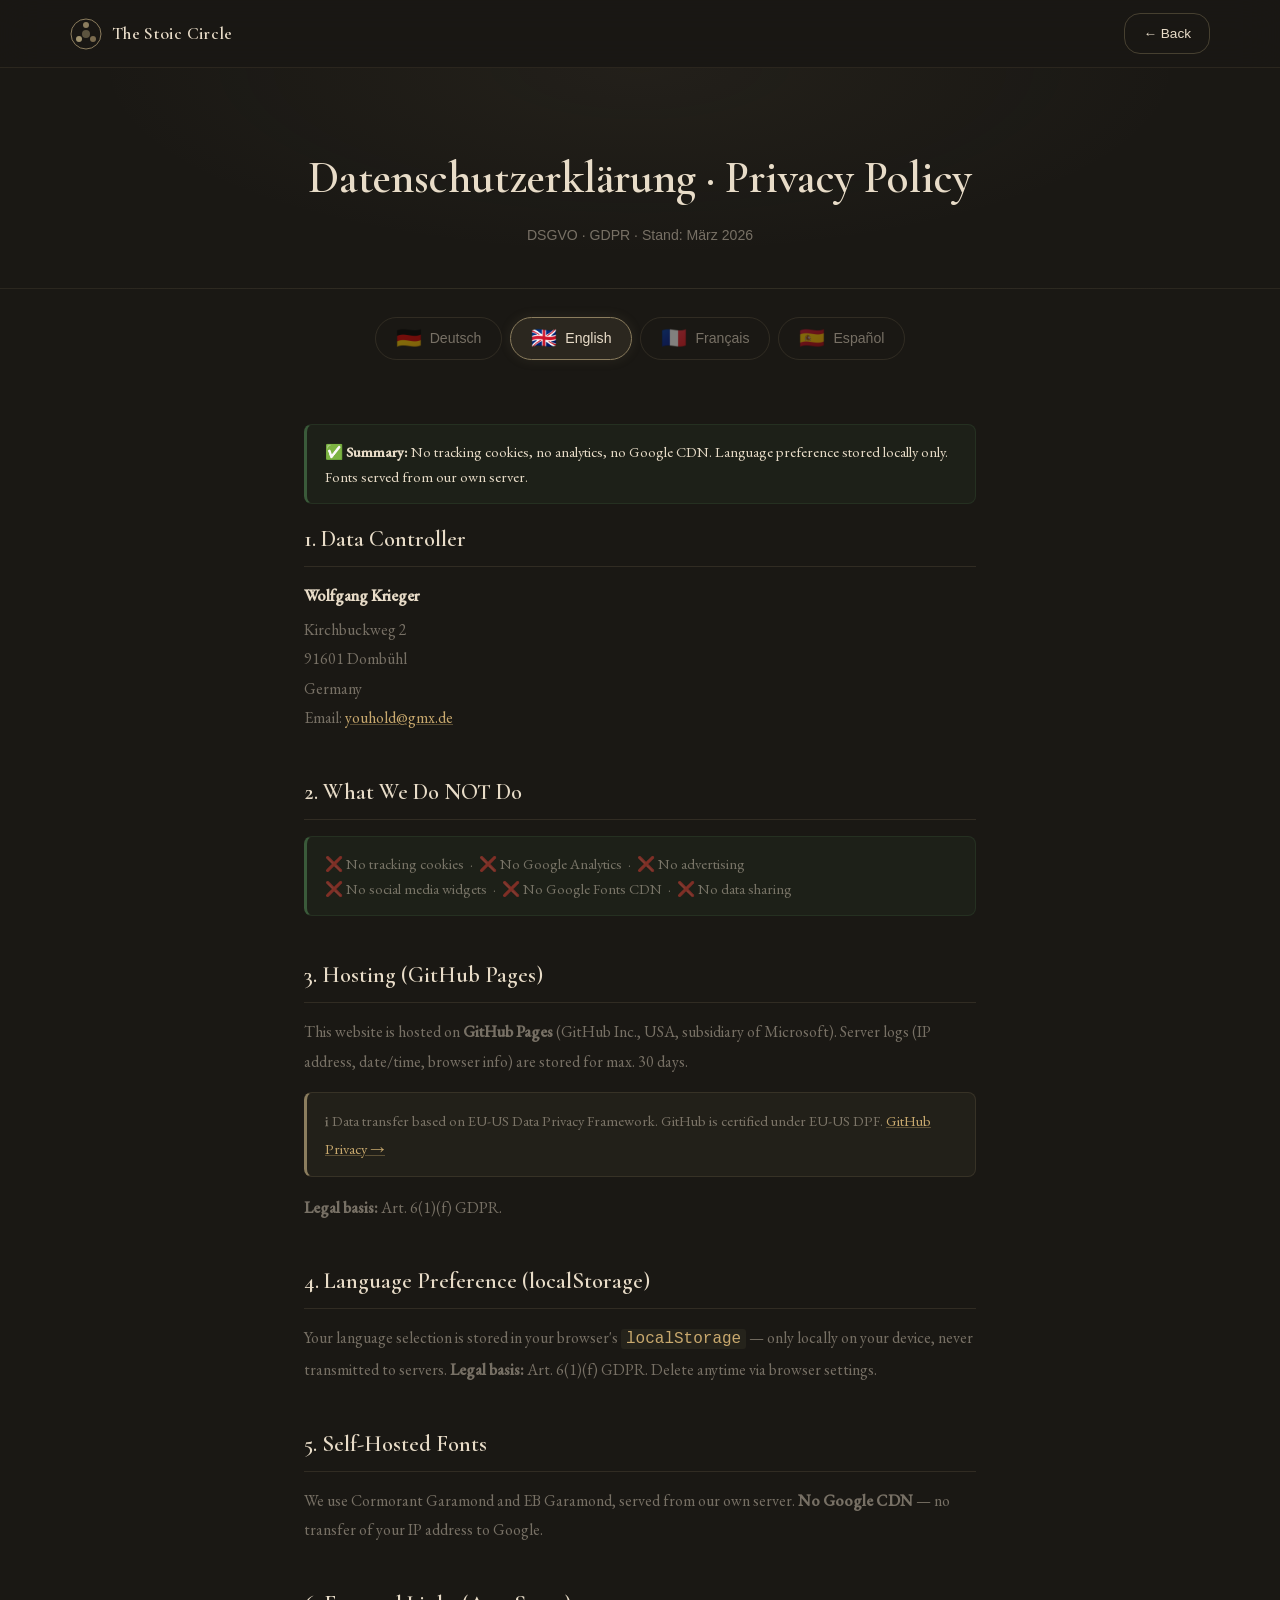
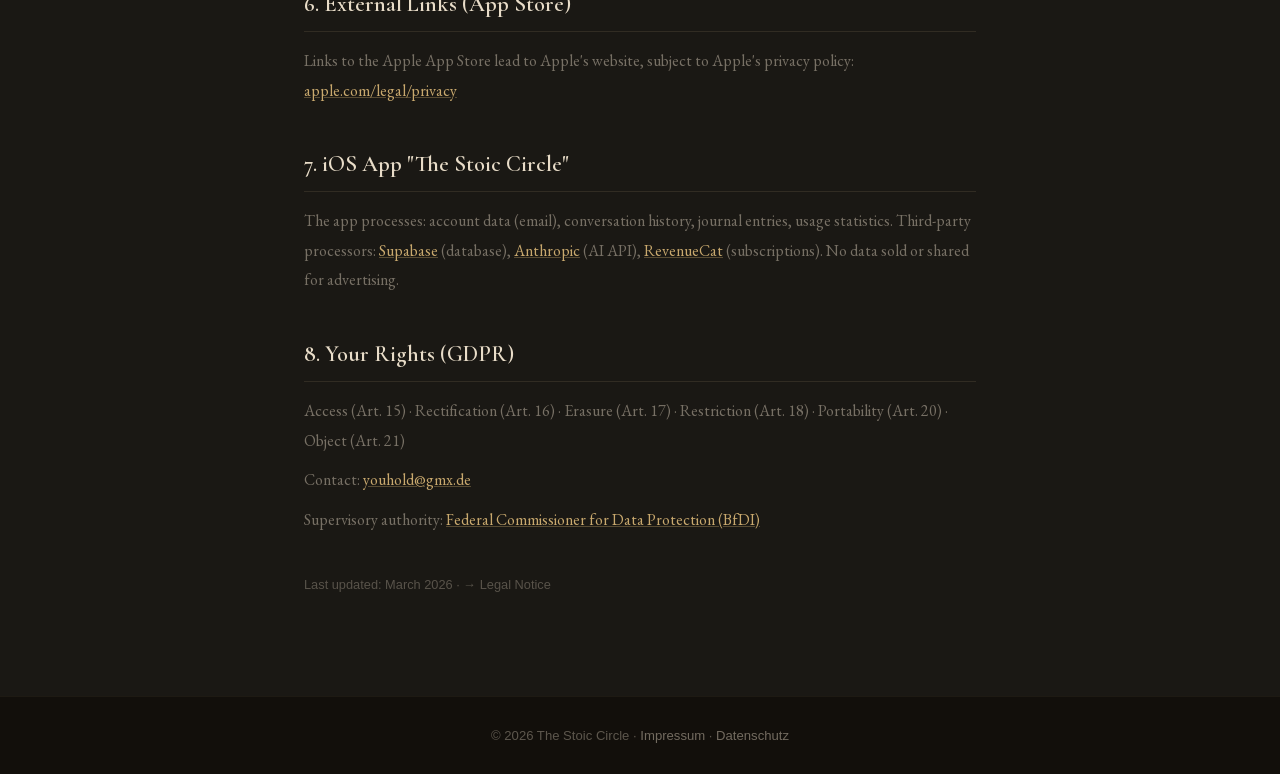
<file: privacy.html>
<!DOCTYPE html>
<html lang="de">
<head>
  <meta charset="UTF-8">
  <meta name="viewport" content="width=device-width, initial-scale=1.0">
  <title>Datenschutzerklärung – The Stoic Circle</title>
  <meta name="robots" content="noindex, follow">
  <link rel="canonical" href="https://thestoiccircle.de/privacy.html">
  <link rel="icon" type="image/svg+xml" href="images/favicon.svg">
  <link rel="stylesheet" href="css/style.css">
  <style>
    .legal-page { min-height: 100vh; padding-top: 68px; }
    .legal-hero {
      padding: 72px 24px 40px; text-align: center;
      border-bottom: 1px solid rgba(139,125,94,0.15);
      background: radial-gradient(ellipse at 50% 0%, rgba(139,125,94,0.08) 0%, transparent 60%);
    }
    .legal-hero h1 { font-family:var(--font-serif); font-size:clamp(1.8rem,4vw,2.8rem); font-weight:600; color:var(--surface); margin-bottom:8px; }
    .legal-hero p { color:var(--surface-dim); font-family:var(--font-ui); font-size:0.88rem; }
    .lang-tabs { display:flex; gap:8px; justify-content:center; padding:28px 24px 0; flex-wrap:wrap; }
    .lang-tab {
      display:inline-flex; align-items:center; gap:8px; padding:10px 20px;
      border-radius:100px; border:1px solid rgba(139,125,94,0.2); background:transparent;
      color:var(--surface-dim); font-family:var(--font-ui); font-size:0.88rem; cursor:pointer;
      transition:all 0.25s ease;
    }
    .lang-tab .flag { font-size:1.3rem; line-height:1; }
    .lang-tab:hover { border-color:rgba(139,125,94,0.5); color:var(--surface); }
    .lang-tab.active { background:rgba(139,125,94,0.15); border-color:var(--accent); color:var(--surface); box-shadow:0 0 12px rgba(139,125,94,0.15); }
    .lang-section { display:none; }
    .lang-section.active { display:block; }
    .legal-content { max-width:720px; margin:0 auto; padding:48px 24px 100px; }
    .legal-section { margin-bottom:40px; }
    .legal-section h2 { font-family:var(--font-serif); font-size:1.4rem; font-weight:600; color:var(--surface); margin-bottom:14px; padding-bottom:8px; border-bottom:1px solid rgba(139,125,94,0.2); }
    .legal-section h3 { font-family:var(--font-serif); font-size:1.1rem; font-weight:600; color:var(--surface); margin:20px 0 6px; }
    .legal-section p, .legal-section li, .legal-section address { color:var(--surface-dim); line-height:1.85; font-style:normal; margin-bottom:10px; }
    .legal-section ul { padding-left:20px; }
    .legal-section ul li { list-style:disc; }
    .legal-section a { color:var(--accent-bright); text-decoration:underline; text-decoration-color:rgba(201,169,110,0.35); }
    .legal-section a:hover { text-decoration-color:var(--accent-bright); }
    .good-box { background:rgba(58,90,58,0.12); border:1px solid rgba(58,90,58,0.3); border-left:3px solid #3A5A3A; border-radius:8px; padding:14px 18px; margin:16px 0; }
    .good-box p { margin:0; font-size:0.92rem; line-height:1.7; }
    .info-box { background:rgba(139,125,94,0.08); border:1px solid rgba(139,125,94,0.2); border-left:3px solid var(--accent); border-radius:8px; padding:14px 18px; margin:16px 0; }
    .info-box p { margin:0; font-size:0.92rem; }
    address strong { color:var(--surface); display:block; margin-bottom:4px; }
  </style>
</head>
<body>

  <nav class="nav" role="navigation">
    <div class="nav-inner">
      <a href="/" class="nav-logo" aria-label="The Stoic Circle">
        <svg width="32" height="32" viewBox="0 0 32 32" fill="none">
          <circle cx="16" cy="16" r="15" stroke="#8B7D5E" stroke-width="1"/>
          <circle cx="16" cy="16" r="4" fill="#8B7D5E" opacity="0.6"/>
          <circle cx="16" cy="7" r="3" fill="#8B7D5E"/>
          <circle cx="9" cy="21" r="3" fill="#A0936E"/>
          <circle cx="23" cy="21" r="3" fill="#7A6B4E"/>
        </svg>
        <span class="nav-title">The Stoic Circle</span>
      </a>
      <a href="/" class="btn-secondary" style="padding:8px 18px;font-family:var(--font-ui);font-size:0.85rem;">← Back</a>
    </div>
  </nav>

  <main class="legal-page">
    <div class="legal-hero">
      <h1>Datenschutzerklärung · Privacy Policy</h1>
      <p>DSGVO · GDPR · Stand: März 2026</p>
    </div>

    <div class="lang-tabs">
      <button class="lang-tab active" data-lang="de"><span class="flag">🇩🇪</span> Deutsch</button>
      <button class="lang-tab" data-lang="en"><span class="flag">🇬🇧</span> English</button>
      <button class="lang-tab" data-lang="fr"><span class="flag">🇫🇷</span> Français</button>
      <button class="lang-tab" data-lang="es"><span class="flag">🇪🇸</span> Español</button>
    </div>

    <!-- ── DEUTSCH ── -->
    <div class="lang-section active" data-lang-section="de">
      <div class="legal-content">
        <div class="good-box">
          <p>✅ <strong>Kurzfassung:</strong> Kein Tracking, keine Cookies, kein Google Analytics. Deine Spracheinstellung wird lokal gespeichert. Schriften werden von unserem Server ausgeliefert – kein Google CDN.</p>
        </div>

        <section class="legal-section">
          <h2>1. Verantwortliche Stelle</h2>
          <address>
            <strong>Wolfgang Krieger</strong>
            Kirchbuckweg 2<br>91601 Dombühl<br>Deutschland<br>
            E-Mail: <a href="mailto:youhold@gmx.de">youhold@gmx.de</a>
          </address>
        </section>

        <section class="legal-section">
          <h2>2. Was wir NICHT tun</h2>
          <div class="good-box">
            <p>❌ Keine Tracking-Cookies &nbsp;·&nbsp; ❌ Kein Google Analytics &nbsp;·&nbsp; ❌ Keine Werbung<br>
               ❌ Keine Social-Media-Widgets &nbsp;·&nbsp; ❌ Kein Google Fonts CDN &nbsp;·&nbsp; ❌ Keine Datenweitergabe</p>
          </div>
        </section>

        <section class="legal-section">
          <h2>3. Hosting (GitHub Pages)</h2>
          <p>Diese Website wird auf <strong>GitHub Pages</strong> (GitHub Inc., USA, Tochtergesellschaft von Microsoft) gehostet. Beim Seitenaufruf werden Server-Logs (IP-Adresse, Datum/Uhrzeit, Browser-Info) für max. 30 Tage gespeichert.</p>
          <div class="info-box"><p>ℹ️ Übermittlung auf Basis des EU-US Data Privacy Framework. GitHub ist unter dem EU-US DPF zertifiziert. <a href="https://docs.github.com/en/site-policy/privacy-policies/github-general-privacy-statement" target="_blank" rel="noopener">GitHub Datenschutz →</a></p></div>
          <p><strong>Rechtsgrundlage:</strong> Art. 6 Abs. 1 lit. f DSGVO.</p>
        </section>

        <section class="legal-section">
          <h2>4. Spracheinstellung (localStorage)</h2>
          <p>Deine Sprachauswahl wird im <code style="color:var(--accent-bright);background:rgba(139,125,94,0.1);padding:1px 5px;border-radius:3px;">localStorage</code> deines Browsers gespeichert – nur lokal auf deinem Gerät, kein Transfer an Server. <strong>Rechtsgrundlage:</strong> Art. 6 Abs. 1 lit. f DSGVO. Löschung: jederzeit über Browser-Einstellungen.</p>
        </section>

        <section class="legal-section">
          <h2>5. Schriftarten (selbst gehostet)</h2>
          <p>Wir verwenden Cormorant Garamond und EB Garamond, die lokal von unserem Server ausgeliefert werden. <strong>Kein Google CDN</strong> – keine Übertragung deiner IP-Adresse an Google.</p>
        </section>

        <section class="legal-section">
          <h2>6. Externe Links (App Store)</h2>
          <p>Links zum Apple App Store führen zur Website von Apple Inc. Dort gelten Apple's Datenschutzbedingungen: <a href="https://www.apple.com/legal/privacy/de-ww/" target="_blank" rel="noopener">apple.com/legal/privacy</a></p>
        </section>

        <section class="legal-section">
          <h2>7. iOS-App „The Stoic Circle"</h2>
          <p>Die App verarbeitet: Konto-Daten (E-Mail), Gesprächsverläufe, Journal-Einträge, Nutzungsstatistiken. Drittanbieter: <a href="https://supabase.com/privacy" target="_blank" rel="noopener">Supabase</a> (Datenbank), <a href="https://www.anthropic.com/privacy" target="_blank" rel="noopener">Anthropic</a> (KI-API), <a href="https://www.revenuecat.com/privacy" target="_blank" rel="noopener">RevenueCat</a> (Abo). Keine Datenweitergabe zu Werbezwecken.</p>
          <div class="info-box"><p>ℹ️ Chat-Nachrichten werden zur Beantwortung an die Anthropic Claude API übermittelt. Anthropic verwendet API-Daten nicht zum Modell-Training.</p></div>
        </section>

        <section class="legal-section">
          <h2>8. Deine Rechte (DSGVO)</h2>
          <p>Auskunft (Art. 15) · Berichtigung (Art. 16) · Löschung (Art. 17) · Einschränkung (Art. 18) · Datenübertragbarkeit (Art. 20) · Widerspruch (Art. 21)</p>
          <p>Kontakt: <a href="mailto:youhold@gmx.de">youhold@gmx.de</a></p>
          <p>Beschwerde bei der Aufsichtsbehörde: <a href="https://www.bfdi.bund.de" target="_blank" rel="noopener">Bundesbeauftragte für Datenschutz (BfDI)</a></p>
        </section>
        <p style="font-family:var(--font-ui);font-size:0.8rem;color:rgba(232,220,200,0.3);margin-top:40px;">Stand: März 2026 · <a href="imprint.html?lang=de">→ Impressum</a></p>
      </div>
    </div>

    <!-- ── ENGLISH ── -->
    <div class="lang-section" data-lang-section="en">
      <div class="legal-content">
        <div class="good-box">
          <p>✅ <strong>Summary:</strong> No tracking cookies, no analytics, no Google CDN. Language preference stored locally only. Fonts served from our own server.</p>
        </div>

        <section class="legal-section">
          <h2>1. Data Controller</h2>
          <address>
            <strong>Wolfgang Krieger</strong>
            Kirchbuckweg 2<br>91601 Dombühl<br>Germany<br>
            Email: <a href="mailto:youhold@gmx.de">youhold@gmx.de</a>
          </address>
        </section>

        <section class="legal-section">
          <h2>2. What We Do NOT Do</h2>
          <div class="good-box">
            <p>❌ No tracking cookies &nbsp;·&nbsp; ❌ No Google Analytics &nbsp;·&nbsp; ❌ No advertising<br>
               ❌ No social media widgets &nbsp;·&nbsp; ❌ No Google Fonts CDN &nbsp;·&nbsp; ❌ No data sharing</p>
          </div>
        </section>

        <section class="legal-section">
          <h2>3. Hosting (GitHub Pages)</h2>
          <p>This website is hosted on <strong>GitHub Pages</strong> (GitHub Inc., USA, subsidiary of Microsoft). Server logs (IP address, date/time, browser info) are stored for max. 30 days.</p>
          <div class="info-box"><p>ℹ️ Data transfer based on EU-US Data Privacy Framework. GitHub is certified under EU-US DPF. <a href="https://docs.github.com/en/site-policy/privacy-policies/github-general-privacy-statement" target="_blank" rel="noopener">GitHub Privacy →</a></p></div>
          <p><strong>Legal basis:</strong> Art. 6(1)(f) GDPR.</p>
        </section>

        <section class="legal-section">
          <h2>4. Language Preference (localStorage)</h2>
          <p>Your language selection is stored in your browser's <code style="color:var(--accent-bright);background:rgba(139,125,94,0.1);padding:1px 5px;border-radius:3px;">localStorage</code> — only locally on your device, never transmitted to servers. <strong>Legal basis:</strong> Art. 6(1)(f) GDPR. Delete anytime via browser settings.</p>
        </section>

        <section class="legal-section">
          <h2>5. Self-Hosted Fonts</h2>
          <p>We use Cormorant Garamond and EB Garamond, served from our own server. <strong>No Google CDN</strong> — no transfer of your IP address to Google.</p>
        </section>

        <section class="legal-section">
          <h2>6. External Links (App Store)</h2>
          <p>Links to the Apple App Store lead to Apple's website, subject to Apple's privacy policy: <a href="https://www.apple.com/legal/privacy/en-ww/" target="_blank" rel="noopener">apple.com/legal/privacy</a></p>
        </section>

        <section class="legal-section">
          <h2>7. iOS App "The Stoic Circle"</h2>
          <p>The app processes: account data (email), conversation history, journal entries, usage statistics. Third-party processors: <a href="https://supabase.com/privacy" target="_blank" rel="noopener">Supabase</a> (database), <a href="https://www.anthropic.com/privacy" target="_blank" rel="noopener">Anthropic</a> (AI API), <a href="https://www.revenuecat.com/privacy" target="_blank" rel="noopener">RevenueCat</a> (subscriptions). No data sold or shared for advertising.</p>
        </section>

        <section class="legal-section">
          <h2>8. Your Rights (GDPR)</h2>
          <p>Access (Art. 15) · Rectification (Art. 16) · Erasure (Art. 17) · Restriction (Art. 18) · Portability (Art. 20) · Object (Art. 21)</p>
          <p>Contact: <a href="mailto:youhold@gmx.de">youhold@gmx.de</a></p>
          <p>Supervisory authority: <a href="https://www.bfdi.bund.de" target="_blank" rel="noopener">Federal Commissioner for Data Protection (BfDI)</a></p>
        </section>
        <p style="font-family:var(--font-ui);font-size:0.8rem;color:rgba(232,220,200,0.3);margin-top:40px;">Last updated: March 2026 · <a href="imprint.html?lang=en">→ Legal Notice</a></p>
      </div>
    </div>

    <!-- ── FRANÇAIS ── -->
    <div class="lang-section" data-lang-section="fr">
      <div class="legal-content">
        <div class="good-box">
          <p>✅ <strong>Résumé :</strong> Aucun cookie de suivi, aucune analyse, pas de CDN Google. La préférence de langue est stockée uniquement localement. Les polices sont servies depuis notre propre serveur.</p>
        </div>

        <section class="legal-section">
          <h2>1. Responsable du traitement</h2>
          <address>
            <strong>Wolfgang Krieger</strong>
            Kirchbuckweg 2<br>91601 Dombühl<br>Allemagne<br>
            E-mail : <a href="mailto:youhold@gmx.de">youhold@gmx.de</a>
          </address>
        </section>

        <section class="legal-section">
          <h2>2. Ce que nous ne faisons PAS</h2>
          <div class="good-box">
            <p>❌ Aucun cookie de suivi &nbsp;·&nbsp; ❌ Pas de Google Analytics &nbsp;·&nbsp; ❌ Pas de publicité<br>
               ❌ Pas de widgets de réseaux sociaux &nbsp;·&nbsp; ❌ Pas de CDN Google &nbsp;·&nbsp; ❌ Pas de partage de données</p>
          </div>
        </section>

        <section class="legal-section">
          <h2>3. Hébergement (GitHub Pages)</h2>
          <p>Ce site est hébergé sur <strong>GitHub Pages</strong> (GitHub Inc., États-Unis, filiale de Microsoft). Les journaux serveur (adresse IP, date/heure, infos navigateur) sont conservés max. 30 jours.</p>
          <div class="info-box"><p>ℹ️ Transfert de données basé sur le Cadre de protection des données UE-États-Unis (EU-US DPF). GitHub est certifié sous l'EU-US DPF.</p></div>
          <p><strong>Base légale :</strong> Art. 6(1)(f) RGPD.</p>
        </section>

        <section class="legal-section">
          <h2>4. Préférence de langue (localStorage)</h2>
          <p>Votre sélection de langue est stockée dans le <code style="color:var(--accent-bright);background:rgba(139,125,94,0.1);padding:1px 5px;border-radius:3px;">localStorage</code> de votre navigateur — uniquement en local sur votre appareil, jamais transmise à des serveurs. Supprimez à tout moment via les paramètres du navigateur.</p>
        </section>

        <section class="legal-section">
          <h2>5. Polices auto-hébergées</h2>
          <p>Nous utilisons Cormorant Garamond et EB Garamond, servies depuis notre propre serveur. <strong>Pas de CDN Google</strong> — votre adresse IP n'est pas transmise à Google.</p>
        </section>

        <section class="legal-section">
          <h2>6. App iOS « The Stoic Circle »</h2>
          <p>L'application traite : données de compte (e-mail), historique des conversations, entrées de journal, statistiques d'utilisation. Prestataires tiers : <a href="https://supabase.com/privacy" target="_blank" rel="noopener">Supabase</a>, <a href="https://www.anthropic.com/privacy" target="_blank" rel="noopener">Anthropic</a>, <a href="https://www.revenuecat.com/privacy" target="_blank" rel="noopener">RevenueCat</a>. Aucune donnée vendue ou partagée à des fins publicitaires.</p>
        </section>

        <section class="legal-section">
          <h2>7. Vos droits (RGPD)</h2>
          <p>Accès (Art. 15) · Rectification (Art. 16) · Effacement (Art. 17) · Limitation (Art. 18) · Portabilité (Art. 20) · Opposition (Art. 21)</p>
          <p>Contact : <a href="mailto:youhold@gmx.de">youhold@gmx.de</a></p>
          <p>Autorité de contrôle : <a href="https://www.bfdi.bund.de" target="_blank" rel="noopener">Commissaire fédéral à la protection des données (BfDI)</a></p>
        </section>
        <p style="font-family:var(--font-ui);font-size:0.8rem;color:rgba(232,220,200,0.3);margin-top:40px;">Dernière mise à jour : Mars 2026 · <a href="imprint.html?lang=fr">→ Mentions légales</a></p>
      </div>
    </div>

    <!-- ── ESPAÑOL ── -->
    <div class="lang-section" data-lang-section="es">
      <div class="legal-content">
        <div class="good-box">
          <p>✅ <strong>Resumen:</strong> Sin cookies de seguimiento, sin análisis, sin CDN de Google. La preferencia de idioma se almacena solo localmente. Las fuentes se sirven desde nuestro propio servidor.</p>
        </div>

        <section class="legal-section">
          <h2>1. Responsable del tratamiento</h2>
          <address>
            <strong>Wolfgang Krieger</strong>
            Kirchbuckweg 2<br>91601 Dombühl<br>Alemania<br>
            Correo: <a href="mailto:youhold@gmx.de">youhold@gmx.de</a>
          </address>
        </section>

        <section class="legal-section">
          <h2>2. Lo que NO hacemos</h2>
          <div class="good-box">
            <p>❌ Sin cookies de seguimiento &nbsp;·&nbsp; ❌ Sin Google Analytics &nbsp;·&nbsp; ❌ Sin publicidad<br>
               ❌ Sin widgets de redes sociales &nbsp;·&nbsp; ❌ Sin CDN de Google &nbsp;·&nbsp; ❌ Sin compartir datos</p>
          </div>
        </section>

        <section class="legal-section">
          <h2>3. Alojamiento (GitHub Pages)</h2>
          <p>Este sitio está alojado en <strong>GitHub Pages</strong> (GitHub Inc., EE. UU., filial de Microsoft). Los registros del servidor (dirección IP, fecha/hora, info del navegador) se conservan máx. 30 días.</p>
          <div class="info-box"><p>ℹ️ Transferencia de datos basada en el Marco de Privacidad de Datos UE-EE. UU. (EU-US DPF). GitHub está certificado bajo el EU-US DPF.</p></div>
          <p><strong>Base legal:</strong> Art. 6(1)(f) RGPD.</p>
        </section>

        <section class="legal-section">
          <h2>4. Preferencia de idioma (localStorage)</h2>
          <p>Su selección de idioma se almacena en el <code style="color:var(--accent-bright);background:rgba(139,125,94,0.1);padding:1px 5px;border-radius:3px;">localStorage</code> de su navegador — solo localmente en su dispositivo, nunca transmitida a servidores. Elimínela en cualquier momento desde la configuración del navegador.</p>
        </section>

        <section class="legal-section">
          <h2>5. Fuentes auto-alojadas</h2>
          <p>Usamos Cormorant Garamond y EB Garamond, servidas desde nuestro propio servidor. <strong>Sin CDN de Google</strong> — su dirección IP no se transmite a Google.</p>
        </section>

        <section class="legal-section">
          <h2>6. App iOS «The Stoic Circle»</h2>
          <p>La app procesa: datos de cuenta (correo), historial de conversaciones, entradas del diario, estadísticas de uso. Terceros: <a href="https://supabase.com/privacy" target="_blank" rel="noopener">Supabase</a>, <a href="https://www.anthropic.com/privacy" target="_blank" rel="noopener">Anthropic</a>, <a href="https://www.revenuecat.com/privacy" target="_blank" rel="noopener">RevenueCat</a>. Ningún dato vendido o compartido con fines publicitarios.</p>
        </section>

        <section class="legal-section">
          <h2>7. Sus derechos (RGPD)</h2>
          <p>Acceso (Art. 15) · Rectificación (Art. 16) · Supresión (Art. 17) · Limitación (Art. 18) · Portabilidad (Art. 20) · Oposición (Art. 21)</p>
          <p>Contacto: <a href="mailto:youhold@gmx.de">youhold@gmx.de</a></p>
          <p>Autoridad supervisora: <a href="https://www.bfdi.bund.de" target="_blank" rel="noopener">Comisionado Federal de Protección de Datos (BfDI)</a></p>
        </section>
        <p style="font-family:var(--font-ui);font-size:0.8rem;color:rgba(232,220,200,0.3);margin-top:40px;">Última actualización: Marzo 2026 · <a href="imprint.html?lang=es">→ Aviso legal</a></p>
      </div>
    </div>

  </main>

  <footer style="background:var(--bg-deep);border-top:1px solid rgba(139,125,94,0.1);padding:28px 24px;text-align:center;">
    <p style="font-family:var(--font-ui);font-size:0.82rem;color:rgba(232,220,200,0.35);">
      © 2026 The Stoic Circle ·
      <a href="imprint.html" style="color:var(--surface-dim);">Impressum</a> ·
      <a href="privacy.html" style="color:var(--surface-dim);">Datenschutz</a>
    </p>
  </footer>

  <script>
    (function() {
      var tabs = document.querySelectorAll('.lang-tab');
      var sections = document.querySelectorAll('.lang-section');

      function activate(lang) {
        tabs.forEach(function(t) { t.classList.toggle('active', t.dataset.lang === lang); });
        sections.forEach(function(s) { s.classList.toggle('active', s.dataset.langSection === lang); });
        localStorage.setItem('stoic-lang', lang);
        document.documentElement.lang = lang;
      }

      tabs.forEach(function(btn) {
        btn.addEventListener('click', function() { activate(btn.dataset.lang); });
      });

      var p = new URLSearchParams(location.search).get('lang');
      var s = localStorage.getItem('stoic-lang');
      var b = (navigator.language || 'en').substring(0, 2).toLowerCase();
      var langs = ['de','en','fr','es'];
      var lang = (langs.includes(p) ? p : null) || (langs.includes(s) ? s : null) || (langs.includes(b) ? b : null) || 'de';
      activate(lang);
    })();
  </script>
</body>
</html>
</file>
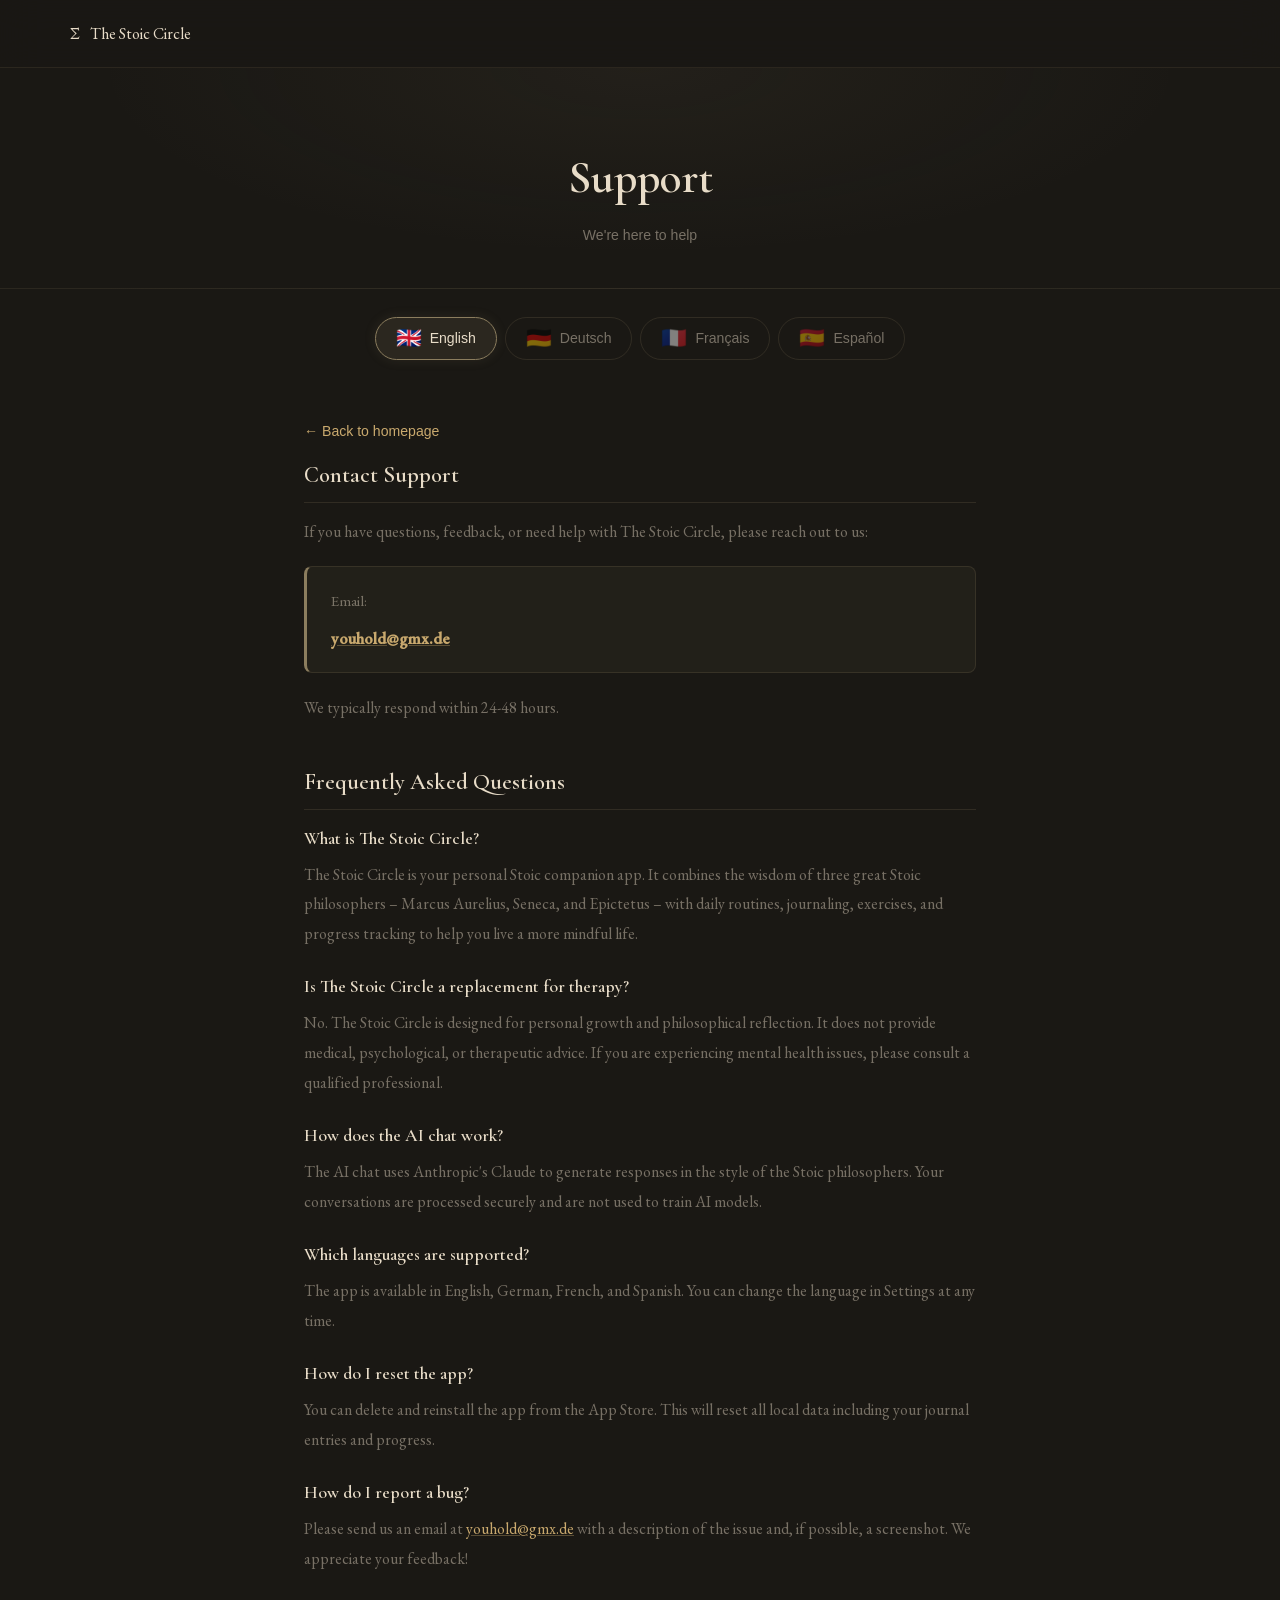
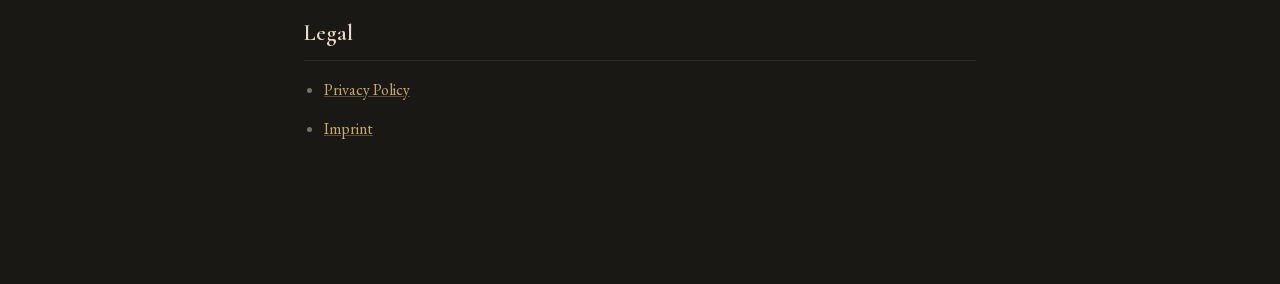
<file: support.html>
<!DOCTYPE html>
<html lang="de">
<head>
  <meta charset="UTF-8">
  <meta name="viewport" content="width=device-width, initial-scale=1.0">
  <title>Support – The Stoic Circle</title>
  <meta name="robots" content="noindex, follow">
  <link rel="canonical" href="https://thestoiccircle.de/support.html">
  <link rel="icon" type="image/svg+xml" href="images/favicon.svg">
  <link rel="stylesheet" href="css/style.css">
  <style>
    .legal-page { min-height: 100vh; padding-top: 68px; }
    .legal-hero {
      padding: 72px 24px 40px; text-align: center;
      border-bottom: 1px solid rgba(139,125,94,0.15);
      background: radial-gradient(ellipse at 50% 0%, rgba(139,125,94,0.08) 0%, transparent 60%);
    }
    .legal-hero h1 { font-family:var(--font-serif); font-size:clamp(1.8rem,4vw,2.8rem); font-weight:600; color:var(--surface); margin-bottom:8px; }
    .legal-hero p { color:var(--surface-dim); font-family:var(--font-ui); font-size:0.88rem; }
    .lang-tabs { display:flex; gap:8px; justify-content:center; padding:28px 24px 0; flex-wrap:wrap; }
    .lang-tab {
      display:inline-flex; align-items:center; gap:8px; padding:10px 20px;
      border-radius:100px; border:1px solid rgba(139,125,94,0.2); background:transparent;
      color:var(--surface-dim); font-family:var(--font-ui); font-size:0.88rem; cursor:pointer;
      transition:all 0.25s ease;
    }
    .lang-tab .flag { font-size:1.3rem; line-height:1; }
    .lang-tab:hover { border-color:rgba(139,125,94,0.5); color:var(--surface); }
    .lang-tab.active { background:rgba(139,125,94,0.15); border-color:var(--accent); color:var(--surface); box-shadow:0 0 12px rgba(139,125,94,0.15); }
    .lang-section { display:none; }
    .lang-section.active { display:block; }
    .legal-content { max-width:720px; margin:0 auto; padding:48px 24px 100px; }
    .legal-section { margin-bottom:40px; }
    .legal-section h2 { font-family:var(--font-serif); font-size:1.4rem; font-weight:600; color:var(--surface); margin-bottom:14px; padding-bottom:8px; border-bottom:1px solid rgba(139,125,94,0.2); }
    .legal-section p, .legal-section li { color:var(--surface-dim); line-height:1.85; margin-bottom:10px; }
    .legal-section ul { padding-left:20px; }
    .legal-section ul li { list-style:disc; }
    .legal-section a { color:var(--accent-bright); text-decoration:underline; text-decoration-color:rgba(201,169,110,0.35); }
    .legal-section a:hover { text-decoration-color:var(--accent-bright); }
    .contact-box { background:rgba(139,125,94,0.08); border:1px solid rgba(139,125,94,0.2); border-left:3px solid var(--accent); border-radius:8px; padding:20px 24px; margin:20px 0; }
    .contact-box p { margin:0 0 8px; font-size:0.95rem; }
    .contact-box a { font-size:1.05rem; font-weight:600; }
    .faq-item { margin-bottom:24px; }
    .faq-item h3 { font-family:var(--font-serif); font-size:1.1rem; font-weight:600; color:var(--surface); margin-bottom:6px; }
    .faq-item p { margin:0; }
    .back-link { display:inline-flex; align-items:center; gap:6px; color:var(--accent-bright); font-family:var(--font-ui); font-size:0.88rem; text-decoration:none; padding:12px 0; }
    .back-link:hover { text-decoration:underline; }
  </style>
</head>
<body>

  <nav class="nav" role="navigation">
    <div class="nav-inner">
      <a href="/" class="nav-logo" aria-label="Home">
        <span class="sigma">&Sigma;</span> The Stoic Circle
      </a>
    </div>
  </nav>

  <main class="legal-page">
    <div class="legal-hero">
      <h1 id="page-title">Support</h1>
      <p id="page-subtitle">We're here to help</p>
    </div>

    <div class="lang-tabs">
      <button type="button" class="lang-tab active" onclick="switchLang('en')"><span class="flag">&#127468;&#127463;</span> English</button>
      <button type="button" class="lang-tab" onclick="switchLang('de')"><span class="flag">&#127465;&#127466;</span> Deutsch</button>
      <button type="button" class="lang-tab" onclick="switchLang('fr')"><span class="flag">&#127467;&#127479;</span> Fran&ccedil;ais</button>
      <button type="button" class="lang-tab" onclick="switchLang('es')"><span class="flag">&#127466;&#127480;</span> Espa&ntilde;ol</button>
    </div>

    <!-- ENGLISH -->
    <div id="lang-en" class="lang-section active">
      <div class="legal-content">
        <a href="/" class="back-link">&larr; Back to homepage</a>

        <div class="legal-section">
          <h2>Contact Support</h2>
          <p>If you have questions, feedback, or need help with The Stoic Circle, please reach out to us:</p>
          <div class="contact-box">
            <p>Email:</p>
            <a href="mailto:youhold@gmx.de">youhold@gmx.de</a>
          </div>
          <p>We typically respond within 24-48 hours.</p>
        </div>

        <div class="legal-section">
          <h2>Frequently Asked Questions</h2>

          <div class="faq-item">
            <h3>What is The Stoic Circle?</h3>
            <p>The Stoic Circle is your personal Stoic companion app. It combines the wisdom of three great Stoic philosophers &ndash; Marcus Aurelius, Seneca, and Epictetus &ndash; with daily routines, journaling, exercises, and progress tracking to help you live a more mindful life.</p>
          </div>

          <div class="faq-item">
            <h3>Is The Stoic Circle a replacement for therapy?</h3>
            <p>No. The Stoic Circle is designed for personal growth and philosophical reflection. It does not provide medical, psychological, or therapeutic advice. If you are experiencing mental health issues, please consult a qualified professional.</p>
          </div>

          <div class="faq-item">
            <h3>How does the AI chat work?</h3>
            <p>The AI chat uses Anthropic's Claude to generate responses in the style of the Stoic philosophers. Your conversations are processed securely and are not used to train AI models.</p>
          </div>

          <div class="faq-item">
            <h3>Which languages are supported?</h3>
            <p>The app is available in English, German, French, and Spanish. You can change the language in Settings at any time.</p>
          </div>

          <div class="faq-item">
            <h3>How do I reset the app?</h3>
            <p>You can delete and reinstall the app from the App Store. This will reset all local data including your journal entries and progress.</p>
          </div>

          <div class="faq-item">
            <h3>How do I report a bug?</h3>
            <p>Please send us an email at <a href="mailto:youhold@gmx.de">youhold@gmx.de</a> with a description of the issue and, if possible, a screenshot. We appreciate your feedback!</p>
          </div>
        </div>

        <div class="legal-section">
          <h2>Legal</h2>
          <ul>
            <li><a href="privacy.html?lang=en">Privacy Policy</a></li>
            <li><a href="imprint.html?lang=en">Imprint</a></li>
          </ul>
        </div>
      </div>
    </div>

    <!-- DEUTSCH -->
    <div id="lang-de" class="lang-section">
      <div class="legal-content">
        <a href="/" class="back-link">&larr; Zur&uuml;ck zur Startseite</a>

        <div class="legal-section">
          <h2>Kontakt &amp; Support</h2>
          <p>Wenn du Fragen, Feedback oder Hilfe zu The Stoic Circle hast, kontaktiere uns gerne:</p>
          <div class="contact-box">
            <p>E-Mail:</p>
            <a href="mailto:youhold@gmx.de">youhold@gmx.de</a>
          </div>
          <p>Wir antworten in der Regel innerhalb von 24&ndash;48 Stunden.</p>
        </div>

        <div class="legal-section">
          <h2>H&auml;ufig gestellte Fragen</h2>

          <div class="faq-item">
            <h3>Was ist The Stoic Circle?</h3>
            <p>The Stoic Circle ist dein pers&ouml;nlicher stoischer Begleiter. Die App vereint die Weisheit von drei gro&szlig;en stoischen Philosophen &ndash; Marcus Aurelius, Seneca und Epiktet &ndash; mit t&auml;glichen Routinen, Journal, &Uuml;bungen und Fortschrittstracking.</p>
          </div>

          <div class="faq-item">
            <h3>Ersetzt die App eine Therapie?</h3>
            <p>Nein. The Stoic Circle dient der pers&ouml;nlichen Entwicklung und philosophischen Reflexion. Die App bietet keine medizinische, psychologische oder therapeutische Beratung. Bei psychischen Problemen wende dich bitte an qualifiziertes Fachpersonal.</p>
          </div>

          <div class="faq-item">
            <h3>Wie funktioniert der KI-Chat?</h3>
            <p>Der KI-Chat nutzt Anthropics Claude, um Antworten im Stil der stoischen Philosophen zu generieren. Deine Gespr&auml;che werden sicher verarbeitet und nicht zum Trainieren von KI-Modellen verwendet.</p>
          </div>

          <div class="faq-item">
            <h3>Welche Sprachen werden unterst&uuml;tzt?</h3>
            <p>Die App ist auf Deutsch, Englisch, Franz&ouml;sisch und Spanisch verf&uuml;gbar. Du kannst die Sprache jederzeit in den Einstellungen &auml;ndern.</p>
          </div>

          <div class="faq-item">
            <h3>Wie setze ich die App zur&uuml;ck?</h3>
            <p>Du kannst die App l&ouml;schen und aus dem App Store neu installieren. Dabei werden alle lokalen Daten einschlie&szlig;lich Journal-Eintr&auml;ge und Fortschritt zur&uuml;ckgesetzt.</p>
          </div>

          <div class="faq-item">
            <h3>Wie melde ich einen Fehler?</h3>
            <p>Sende uns eine E-Mail an <a href="mailto:youhold@gmx.de">youhold@gmx.de</a> mit einer Beschreibung des Problems und, wenn m&ouml;glich, einem Screenshot.</p>
          </div>
        </div>

        <div class="legal-section">
          <h2>Rechtliches</h2>
          <ul>
            <li><a href="privacy.html?lang=de">Datenschutzerkl&auml;rung</a></li>
            <li><a href="imprint.html?lang=de">Impressum</a></li>
          </ul>
        </div>
      </div>
    </div>

    <!-- FRANCAIS -->
    <div id="lang-fr" class="lang-section">
      <div class="legal-content">
        <a href="/" class="back-link">&larr; Retour &agrave; l'accueil</a>

        <div class="legal-section">
          <h2>Contact &amp; Support</h2>
          <p>Si vous avez des questions, des commentaires ou besoin d'aide avec The Stoic Circle, contactez-nous :</p>
          <div class="contact-box">
            <p>E-mail :</p>
            <a href="mailto:youhold@gmx.de">youhold@gmx.de</a>
          </div>
          <p>Nous r&eacute;pondons g&eacute;n&eacute;ralement dans un d&eacute;lai de 24 &agrave; 48 heures.</p>
        </div>

        <div class="legal-section">
          <h2>Questions fr&eacute;quentes</h2>

          <div class="faq-item">
            <h3>Qu'est-ce que The Stoic Circle ?</h3>
            <p>The Stoic Circle est votre compagnon sto&iuml;cien personnel. L'application combine la sagesse de trois grands philosophes sto&iuml;ciens &ndash; Marc Aur&egrave;le, S&eacute;n&egrave;que et &Eacute;pict&egrave;te &ndash; avec des routines quotidiennes, un journal, des exercices et un suivi des progr&egrave;s.</p>
          </div>

          <div class="faq-item">
            <h3>L'application remplace-t-elle une th&eacute;rapie ?</h3>
            <p>Non. The Stoic Circle est con&ccedil;u pour le d&eacute;veloppement personnel et la r&eacute;flexion philosophique. L'application ne fournit pas de conseils m&eacute;dicaux, psychologiques ou th&eacute;rapeutiques.</p>
          </div>

          <div class="faq-item">
            <h3>Comment fonctionne le chat IA ?</h3>
            <p>Le chat utilise Claude d'Anthropic pour g&eacute;n&eacute;rer des r&eacute;ponses dans le style des philosophes sto&iuml;ciens. Vos conversations sont trait&eacute;es de mani&egrave;re s&eacute;curis&eacute;e.</p>
          </div>

          <div class="faq-item">
            <h3>Quelles langues sont disponibles ?</h3>
            <p>L'application est disponible en anglais, allemand, fran&ccedil;ais et espagnol. Vous pouvez changer la langue &agrave; tout moment dans les param&egrave;tres.</p>
          </div>

          <div class="faq-item">
            <h3>Comment signaler un bug ?</h3>
            <p>Envoyez-nous un e-mail &agrave; <a href="mailto:youhold@gmx.de">youhold@gmx.de</a> avec une description du probl&egrave;me.</p>
          </div>
        </div>

        <div class="legal-section">
          <h2>Mentions l&eacute;gales</h2>
          <ul>
            <li><a href="privacy.html?lang=fr">Politique de confidentialit&eacute;</a></li>
            <li><a href="imprint.html?lang=fr">Mentions l&eacute;gales</a></li>
          </ul>
        </div>
      </div>
    </div>

    <!-- ESPANOL -->
    <div id="lang-es" class="lang-section">
      <div class="legal-content">
        <a href="/" class="back-link">&larr; Volver al inicio</a>

        <div class="legal-section">
          <h2>Contacto y Soporte</h2>
          <p>Si tienes preguntas, comentarios o necesitas ayuda con The Stoic Circle, cont&aacute;ctanos:</p>
          <div class="contact-box">
            <p>Correo electr&oacute;nico:</p>
            <a href="mailto:youhold@gmx.de">youhold@gmx.de</a>
          </div>
          <p>Normalmente respondemos en un plazo de 24 a 48 horas.</p>
        </div>

        <div class="legal-section">
          <h2>Preguntas frecuentes</h2>

          <div class="faq-item">
            <h3>&iquest;Qu&eacute; es The Stoic Circle?</h3>
            <p>The Stoic Circle es tu compa&ntilde;ero estoico personal. La aplicaci&oacute;n combina la sabidur&iacute;a de tres grandes fil&oacute;sofos estoicos &ndash; Marco Aurelio, S&eacute;neca y Epicteto &ndash; con rutinas diarias, diario, ejercicios y seguimiento de progreso.</p>
          </div>

          <div class="faq-item">
            <h3>&iquest;La app reemplaza la terapia?</h3>
            <p>No. The Stoic Circle est&aacute; dise&ntilde;ada para el crecimiento personal y la reflexi&oacute;n filos&oacute;fica. La aplicaci&oacute;n no proporciona asesoramiento m&eacute;dico, psicol&oacute;gico o terap&eacute;utico.</p>
          </div>

          <div class="faq-item">
            <h3>&iquest;C&oacute;mo funciona el chat con IA?</h3>
            <p>El chat utiliza Claude de Anthropic para generar respuestas al estilo de los fil&oacute;sofos estoicos. Tus conversaciones se procesan de forma segura.</p>
          </div>

          <div class="faq-item">
            <h3>&iquest;Qu&eacute; idiomas est&aacute;n disponibles?</h3>
            <p>La aplicaci&oacute;n est&aacute; disponible en ingl&eacute;s, alem&aacute;n, franc&eacute;s y espa&ntilde;ol. Puedes cambiar el idioma en cualquier momento en Ajustes.</p>
          </div>

          <div class="faq-item">
            <h3>&iquest;C&oacute;mo reporto un error?</h3>
            <p>Env&iacute;anos un correo a <a href="mailto:youhold@gmx.de">youhold@gmx.de</a> con una descripci&oacute;n del problema.</p>
          </div>
        </div>

        <div class="legal-section">
          <h2>Legal</h2>
          <ul>
            <li><a href="privacy.html?lang=es">Pol&iacute;tica de privacidad</a></li>
            <li><a href="imprint.html?lang=es">Aviso legal</a></li>
          </ul>
        </div>
      </div>
    </div>
  </main>

  <script>
    (function(){
      var langs = ['en','de','fr','es'];
      var titles = {en:'Support',de:'Support',fr:'Support',es:'Soporte'};
      var subtitles = {en:"We're here to help",de:'Wir helfen dir gerne',fr:'Nous sommes l\u00e0 pour vous aider',es:'Estamos aqu\u00ed para ayudarte'};

      function switchLang(lang) {
        if (langs.indexOf(lang) === -1) lang = 'en';
        langs.forEach(function(l){
          var s = document.getElementById('lang-'+l);
          if(s) s.classList.toggle('active', l===lang);
        });
        document.querySelectorAll('.lang-tab').forEach(function(t){
          var tl = t.getAttribute('onclick').match(/'(\w+)'/);
          if(tl) t.classList.toggle('active', tl[1]===lang);
        });
        document.getElementById('page-title').textContent = titles[lang] || titles.en;
        document.getElementById('page-subtitle').textContent = subtitles[lang] || subtitles.en;
      }

      window.switchLang = switchLang;

      var params = new URLSearchParams(window.location.search);
      var urlLang = params.get('lang');
      if (urlLang && langs.indexOf(urlLang) !== -1) {
        switchLang(urlLang);
      }
    })();
  </script>

</body>
</html>
</file>
<file: css/style.css>
/* ============================================================
   THE STOIC CIRCLE – Website Styles
   Color palette mirrors the iOS app
   Fonts: Self-hosted (DSGVO-konform, kein Google CDN)
   ============================================================ */

/* ── Self-hosted Fonts (Open Font License) ── */
@font-face {
  font-family: 'Cormorant Garamond';
  font-style: normal;
  font-weight: 400 700;
  font-display: swap;
  src: url('../fonts/CormorantGaramond-Regular.woff2') format('woff2');
}
@font-face {
  font-family: 'Cormorant Garamond';
  font-style: italic;
  font-weight: 400 700;
  font-display: swap;
  src: url('../fonts/CormorantGaramond-Italic.woff2') format('woff2');
}
@font-face {
  font-family: 'EB Garamond';
  font-style: normal;
  font-weight: 400 500;
  font-display: swap;
  src: url('../fonts/EBGaramond-Regular.woff2') format('woff2');
}

:root {
  --bg:          #1A1814;
  --bg-light:    #2A2520;
  --bg-deep:     #120F0B;
  --surface:     #E8DCC8;
  --surface-dim: rgba(232, 220, 200, 0.45);
  --accent:      #8B7D5E;
  --accent-bright: #C9A96E;
  --accent-dark: #6B5D3E;
  --marcus:      #8B6914;
  --seneca:      #6B3A3A;
  --epictetus:   #3A5A3A;
  --radius-sm:   8px;
  --radius-md:   16px;
  --radius-lg:   24px;
  --radius-xl:   40px;
  --transition:  0.3s ease;
  --font-serif:  'Cormorant Garamond', Georgia, serif;
  --font-body:   'EB Garamond', Georgia, serif;
  --font-ui:     -apple-system, BlinkMacSystemFont, 'Segoe UI', sans-serif;
  --max-width:   1140px;
}

/* ── Reset ── */
*, *::before, *::after { box-sizing: border-box; margin: 0; padding: 0; }
html { scroll-behavior: smooth; font-size: 16px; }
body {
  background: var(--bg);
  color: var(--surface);
  font-family: var(--font-body);
  line-height: 1.7;
  -webkit-font-smoothing: antialiased;
  overflow-x: hidden;
}
img { display: block; max-width: 100%; height: auto; }
a { color: inherit; text-decoration: none; }
button { cursor: pointer; border: none; background: none; font-family: inherit; }
ul { list-style: none; }

.container {
  max-width: var(--max-width);
  margin: 0 auto;
  padding: 0 24px;
}

/* ── Navigation ── */
.nav {
  position: fixed;
  top: 0; left: 0; right: 0;
  z-index: 100;
  padding: 0 24px;
  height: 68px;
  backdrop-filter: blur(20px);
  -webkit-backdrop-filter: blur(20px);
  background: rgba(26, 24, 20, 0.85);
  border-bottom: 1px solid rgba(139, 125, 94, 0.15);
}
.nav-inner {
  max-width: var(--max-width);
  margin: 0 auto;
  height: 100%;
  display: flex;
  align-items: center;
  justify-content: space-between;
}
.nav-logo {
  display: flex;
  align-items: center;
  gap: 10px;
  transition: opacity var(--transition);
}
.nav-logo:hover { opacity: 0.8; }
.nav-title {
  font-family: var(--font-serif);
  font-size: 1.1rem;
  font-weight: 600;
  color: var(--surface);
  letter-spacing: 0.02em;
}
.nav-right {
  display: flex;
  align-items: center;
  gap: 20px;
}
.lang-switcher {
  display: flex;
  gap: 4px;
  background: rgba(139, 125, 94, 0.12);
  border-radius: var(--radius-sm);
  padding: 3px;
}
.lang-btn {
  padding: 5px 9px;
  border-radius: 6px;
  font-family: var(--font-ui);
  font-size: 1.2rem;
  line-height: 1;
  color: var(--surface-dim);
  transition: all var(--transition);
  opacity: 0.55;
  cursor: pointer;
  min-width: 36px;
  min-height: 36px;
  display: inline-flex;
  align-items: center;
  justify-content: center;
}
.lang-btn:hover { opacity: 1; transform: scale(1.15); }
.lang-btn.active {
  background: rgba(139, 125, 94, 0.25);
  opacity: 1;
  box-shadow: 0 0 0 1px rgba(139, 125, 94, 0.4);
}
.nav-cta {
  display: inline-flex;
  align-items: center;
  padding: 8px 20px;
  background: var(--accent);
  color: var(--surface);
  border-radius: var(--radius-sm);
  font-family: var(--font-ui);
  font-size: 0.85rem;
  font-weight: 600;
  transition: background var(--transition), transform var(--transition);
}
.nav-cta:hover { background: var(--accent-bright); transform: translateY(-1px); }

/* ── Hero ── */
.hero {
  position: relative;
  min-height: 100vh;
  padding-top: 68px;
  display: flex;
  align-items: center;
  overflow: hidden;
}
.hero-bg {
  position: absolute;
  inset: 0;
  background: radial-gradient(ellipse at 70% 40%, rgba(139, 125, 94, 0.12) 0%, transparent 60%),
              radial-gradient(ellipse at 20% 80%, rgba(139, 125, 94, 0.06) 0%, transparent 50%);
}
.hero-glow {
  position: absolute;
  border-radius: 50%;
  filter: blur(80px);
  pointer-events: none;
}
.hero-glow-1 {
  width: 500px; height: 500px;
  background: rgba(139, 125, 94, 0.08);
  top: 10%; right: 5%;
}
.hero-glow-2 {
  width: 300px; height: 300px;
  background: rgba(201, 169, 110, 0.06);
  bottom: 20%; left: 10%;
}
.hero-inner {
  position: relative;
  max-width: var(--max-width);
  margin: 0 auto;
  padding: 80px 24px 80px;
  display: grid;
  grid-template-columns: 1fr 1fr;
  gap: 80px;
  align-items: center;
}
.hero-badge {
  display: inline-block;
  padding: 6px 16px;
  background: rgba(139, 125, 94, 0.15);
  border: 1px solid rgba(139, 125, 94, 0.3);
  border-radius: 100px;
  font-family: var(--font-ui);
  font-size: 0.78rem;
  font-weight: 600;
  letter-spacing: 0.08em;
  text-transform: uppercase;
  color: var(--accent-bright);
  margin-bottom: 28px;
}
.hero-title {
  font-family: var(--font-serif);
  font-size: clamp(2.8rem, 5vw, 4.2rem);
  font-weight: 600;
  line-height: 1.15;
  color: var(--surface);
  margin-bottom: 24px;
}
.hero-title-gold { color: var(--accent-bright); }
.hero-subtitle {
  font-size: clamp(1.1rem, 2vw, 1.25rem);
  color: rgba(232, 220, 200, 0.65);
  max-width: 480px;
  margin-bottom: 40px;
  line-height: 1.8;
}
.hero-ctas {
  display: flex;
  gap: 16px;
  align-items: center;
  flex-wrap: wrap;
  margin-bottom: 40px;
}
.btn-appstore {
  display: inline-flex;
  align-items: center;
  gap: 12px;
  padding: 14px 24px;
  background: var(--surface);
  color: var(--bg);
  border-radius: var(--radius-md);
  font-family: var(--font-ui);
  transition: transform var(--transition), box-shadow var(--transition);
  box-shadow: 0 4px 20px rgba(0,0,0,0.4);
}
.btn-appstore:hover { transform: translateY(-2px); box-shadow: 0 8px 30px rgba(0,0,0,0.5); }
.btn-appstore svg { flex-shrink: 0; }
.btn-appstore span { display: flex; flex-direction: column; line-height: 1.2; }
.btn-appstore small { font-size: 0.7rem; opacity: 0.7; }
.btn-appstore strong { font-size: 0.95rem; }
.btn-appstore-large { padding: 18px 32px; border-radius: var(--radius-lg); }
.btn-secondary {
  display: inline-flex;
  align-items: center;
  padding: 14px 24px;
  border: 1px solid rgba(139, 125, 94, 0.4);
  border-radius: var(--radius-md);
  font-family: var(--font-ui);
  font-size: 0.95rem;
  color: var(--surface);
  transition: all var(--transition);
}
.btn-secondary:hover { background: rgba(139, 125, 94, 0.1); border-color: var(--accent); }
.btn-primary {
  display: inline-flex;
  align-items: center;
  padding: 14px 32px;
  background: linear-gradient(135deg, var(--accent), var(--accent-dark));
  color: var(--surface);
  border-radius: var(--radius-md);
  font-family: var(--font-ui);
  font-size: 1rem;
  font-weight: 600;
  transition: all var(--transition);
  box-shadow: 0 4px 20px rgba(139, 125, 94, 0.3);
}
.btn-primary:hover { transform: translateY(-2px); box-shadow: 0 8px 30px rgba(139, 125, 94, 0.4); }
.hero-meta {
  display: flex;
  gap: 24px;
  flex-wrap: wrap;
}
.hero-meta-item {
  display: flex;
  align-items: center;
  gap: 6px;
  font-family: var(--font-ui);
  font-size: 0.82rem;
  color: var(--surface-dim);
}
.hero-meta-item svg { opacity: 0.6; }

/* ── Phone Mockup ── */
.hero-visual {
  position: relative;
  display: flex;
  justify-content: center;
}
.phone-mockup {
  position: relative;
  width: 285px;
  height: 605px;
  background: #0D0B08;
  border-radius: 52px;
  border: 2px solid rgba(255,255,255,0.08);
  box-shadow:
    0 0 0 1px rgba(0,0,0,0.8),
    0 0 0 3px rgba(255,255,255,0.04),
    0 40px 80px rgba(0,0,0,0.8),
    0 0 60px rgba(139,125,94,0.15),
    inset 0 0 0 1px rgba(255,255,255,0.03);
  overflow: hidden;
}
.phone-notch {
  position: absolute;
  top: 0; left: 50%;
  transform: translateX(-50%);
  width: 110px; height: 30px;
  background: #0D0B08;
  border-radius: 0 0 20px 20px;
  z-index: 10;
}
.phone-screen {
  width: 100%; height: 100%;
  overflow: hidden;
}
.phone-screen img {
  width: 100%;
  height: 100%;
  object-fit: cover;
  object-position: top;
}
.phone-large {
  width: 300px;
  height: 636px;
}

/* Floating badges */
.hero-floating {
  position: absolute;
  display: flex;
  align-items: center;
  gap: 8px;
  padding: 10px 16px;
  background: rgba(42, 37, 32, 0.92);
  border: 1px solid rgba(139, 125, 94, 0.3);
  border-radius: var(--radius-md);
  backdrop-filter: blur(10px);
  box-shadow: 0 4px 20px rgba(0,0,0,0.5);
}
.hero-floating span { font-size: 1.2rem; }
.hero-floating p {
  font-family: var(--font-ui);
  font-size: 0.8rem;
  font-weight: 600;
  color: var(--surface);
  white-space: nowrap;
}
.hero-floating-1 { top: 60px; right: -20px; animation: float 4s ease-in-out infinite; }
.hero-floating-2 { bottom: 120px; right: -30px; animation: float 4s ease-in-out infinite 1s; }
.hero-floating-3 { bottom: 60px; left: -20px; animation: float 4s ease-in-out infinite 2s; }
@keyframes float {
  0%, 100% { transform: translateY(0); }
  50% { transform: translateY(-8px); }
}

/* ── Quote Section ── */
.quote-section {
  padding: 80px 24px;
  background: var(--bg-deep);
  border-top: 1px solid rgba(139, 125, 94, 0.1);
  border-bottom: 1px solid rgba(139, 125, 94, 0.1);
}
.featured-quote {
  max-width: 800px;
  margin: 0 auto;
  text-align: center;
}
.quote-text {
  font-family: var(--font-serif);
  font-size: clamp(1.4rem, 3vw, 2rem);
  font-style: italic;
  font-weight: 400;
  color: var(--surface);
  line-height: 1.6;
  margin-bottom: 20px;
}
.quote-author {
  font-family: var(--font-ui);
  font-size: 0.9rem;
  color: var(--accent-bright);
  letter-spacing: 0.05em;
}

/* ── Section Helpers ── */
.section-header {
  text-align: center;
  margin-bottom: 64px;
}
.section-label {
  font-family: var(--font-ui);
  font-size: 0.78rem;
  font-weight: 700;
  letter-spacing: 0.15em;
  text-transform: uppercase;
  color: var(--accent-bright);
  margin-bottom: 12px;
}
.section-title {
  font-family: var(--font-serif);
  font-size: clamp(2rem, 4vw, 3rem);
  font-weight: 600;
  color: var(--surface);
  line-height: 1.2;
  margin-bottom: 16px;
}
.section-subtitle {
  font-size: 1.1rem;
  color: var(--surface-dim);
  max-width: 580px;
  margin: 0 auto;
}

/* ── Features ── */
.features {
  padding: 120px 0;
}
.features-grid {
  display: grid;
  grid-template-columns: repeat(3, 1fr);
  gap: 24px;
}
.feature-card {
  padding: 32px;
  background: var(--bg-light);
  border: 1px solid rgba(139, 125, 94, 0.12);
  border-radius: var(--radius-lg);
  transition: border-color var(--transition), transform var(--transition);
}
.feature-card:hover {
  border-color: rgba(139, 125, 94, 0.35);
  transform: translateY(-4px);
}
.feature-icon {
  width: 56px; height: 56px;
  display: flex;
  align-items: center;
  justify-content: center;
  background: rgba(139, 125, 94, 0.1);
  border-radius: var(--radius-md);
  margin-bottom: 20px;
}
.feature-title {
  font-family: var(--font-serif);
  font-size: 1.3rem;
  font-weight: 600;
  color: var(--surface);
  margin-bottom: 12px;
}
.feature-desc {
  font-size: 0.98rem;
  color: var(--surface-dim);
  line-height: 1.75;
  margin-bottom: 16px;
}
.feature-tag {
  display: inline-block;
  padding: 4px 12px;
  background: rgba(139, 125, 94, 0.1);
  border-radius: 100px;
  font-family: var(--font-ui);
  font-size: 0.75rem;
  color: var(--accent-bright);
}

/* ── Philosophers ── */
.philosophers {
  padding: 120px 0;
  background: var(--bg-deep);
}
.philosophers-grid {
  display: grid;
  grid-template-columns: repeat(3, 1fr);
  gap: 32px;
}
.philosopher-card {
  padding: 40px 32px;
  background: var(--bg-light);
  border-radius: var(--radius-xl);
  border: 1px solid rgba(139, 125, 94, 0.12);
  text-align: center;
  transition: transform var(--transition), border-color var(--transition);
}
.philosopher-card:hover {
  transform: translateY(-6px);
  border-color: rgba(139, 125, 94, 0.3);
}
.philosopher-avatar {
  width: 72px; height: 72px;
  border-radius: 50%;
  display: flex;
  align-items: center;
  justify-content: center;
  margin: 0 auto 20px;
  font-family: var(--font-serif);
  font-size: 1.8rem;
  font-weight: 700;
  color: var(--surface);
}
.marcus-avatar  { background: linear-gradient(135deg, #8B6914, #5A4410); }
.seneca-avatar  { background: linear-gradient(135deg, #6B3A3A, #4A2020); }
.epictetus-avatar { background: linear-gradient(135deg, #3A5A3A, #2A3A2A); }
.philosopher-name {
  font-family: var(--font-serif);
  font-size: 1.5rem;
  font-weight: 600;
  color: var(--surface);
  margin-bottom: 4px;
}
.philosopher-dates, .philosopher-role {
  font-family: var(--font-ui);
  font-size: 0.82rem;
  color: var(--surface-dim);
}
.philosopher-role {
  color: var(--accent-bright);
  margin-bottom: 16px;
}
.philosopher-desc {
  font-size: 0.98rem;
  color: var(--surface-dim);
  line-height: 1.75;
  margin-bottom: 20px;
}
.philosopher-works {
  display: inline-block;
  padding: 6px 14px;
  background: rgba(139, 125, 94, 0.08);
  border: 1px solid rgba(139, 125, 94, 0.2);
  border-radius: 100px;
  font-family: var(--font-ui);
  font-size: 0.75rem;
  font-style: italic;
  color: var(--accent-bright);
}

/* ── Showcase ── */
.showcase {
  padding: 120px 0;
}
.showcase-inner {
  display: grid;
  grid-template-columns: 1fr 1fr;
  gap: 80px;
  align-items: center;
}
.showcase-desc {
  font-size: 1.1rem;
  color: var(--surface-dim);
  line-height: 1.8;
  margin-bottom: 32px;
}
.showcase-list {
  margin-bottom: 40px;
}
.showcase-list li {
  padding: 10px 0;
  border-bottom: 1px solid rgba(139, 125, 94, 0.1);
  font-size: 1rem;
  color: var(--surface-dim);
}
.showcase-list li:first-child { border-top: 1px solid rgba(139, 125, 94, 0.1); }
.showcase-visual {
  display: flex;
  justify-content: center;
}

/* ── How it works ── */
.howitworks {
  padding: 120px 0;
  background: var(--bg-deep);
}
.steps-grid {
  display: grid;
  grid-template-columns: 1fr auto 1fr auto 1fr;
  gap: 32px;
  align-items: start;
  max-width: 900px;
  margin: 0 auto;
}
.step { text-align: center; }
.step-number {
  font-family: var(--font-serif);
  font-size: 3.5rem;
  font-weight: 300;
  color: rgba(139, 125, 94, 0.25);
  line-height: 1;
  margin-bottom: 16px;
}
.step-title {
  font-family: var(--font-serif);
  font-size: 1.3rem;
  font-weight: 600;
  color: var(--surface);
  margin-bottom: 12px;
}
.step-desc {
  font-size: 0.95rem;
  color: var(--surface-dim);
  line-height: 1.75;
}
.step-arrow {
  font-size: 2rem;
  color: rgba(139, 125, 94, 0.3);
  padding-top: 50px;
  align-self: start;
}

/* ── Download ── */
.download {
  position: relative;
  padding: 140px 0;
  overflow: hidden;
}
.download-bg {
  position: absolute;
  inset: 0;
  background: radial-gradient(ellipse at 50% 50%, rgba(139, 125, 94, 0.12) 0%, transparent 70%);
}
.download-glow {
  position: absolute;
  top: 50%; left: 50%;
  transform: translate(-50%, -50%);
  width: 600px; height: 400px;
  background: rgba(139, 125, 94, 0.06);
  filter: blur(80px);
  border-radius: 50%;
}
.download-inner {
  position: relative;
  text-align: center;
}
.download-logo { margin: 0 auto 32px; }
.download-title {
  font-family: var(--font-serif);
  font-size: clamp(2.5rem, 5vw, 3.5rem);
  font-weight: 600;
  color: var(--surface);
  margin-bottom: 16px;
  line-height: 1.2;
}
.download-subtitle {
  font-size: 1.2rem;
  color: var(--surface-dim);
  margin-bottom: 48px;
}
.download-ctas {
  display: flex;
  justify-content: center;
  gap: 20px;
  flex-wrap: wrap;
  margin-bottom: 24px;
}
.download-note {
  font-family: var(--font-ui);
  font-size: 0.85rem;
  color: var(--surface-dim);
}

/* ── Footer ── */
.footer {
  background: var(--bg-deep);
  border-top: 1px solid rgba(139, 125, 94, 0.12);
  padding: 64px 0 32px;
}
.footer-inner {
  display: flex;
  justify-content: space-between;
  align-items: flex-start;
  gap: 40px;
  margin-bottom: 48px;
  flex-wrap: wrap;
}
.footer-tagline {
  font-style: italic;
  font-size: 0.9rem;
  color: var(--surface-dim);
  margin-top: 8px;
}
.footer-links {
  display: flex;
  gap: 24px;
  flex-wrap: wrap;
  align-items: center;
}
.footer-links a {
  font-family: var(--font-ui);
  font-size: 0.88rem;
  color: var(--surface-dim);
  transition: color var(--transition);
}
.footer-links a:hover { color: var(--surface); }
.footer-lang {
  display: flex;
  gap: 4px;
}
.lang-btn-footer {
  padding: 4px 8px;
  border-radius: 6px;
  font-size: 1.1rem;
  line-height: 1;
  color: var(--surface-dim);
  transition: all var(--transition);
  opacity: 0.5;
  cursor: pointer;
  min-width: 32px;
  min-height: 32px;
  display: inline-flex;
  align-items: center;
  justify-content: center;
}
.lang-btn-footer:hover { opacity: 1; }
.lang-btn-footer.active {
  background: rgba(139, 125, 94, 0.2);
  opacity: 1;
  box-shadow: 0 0 0 1px rgba(139, 125, 94, 0.35);
}
.footer-bottom {
  border-top: 1px solid rgba(139, 125, 94, 0.1);
  padding-top: 32px;
  display: flex;
  justify-content: space-between;
  align-items: center;
  gap: 24px;
  flex-wrap: wrap;
}
.footer-bottom p {
  font-family: var(--font-ui);
  font-size: 0.82rem;
  color: var(--surface-dim);
}
.footer-stoic {
  font-style: italic;
  text-align: right;
  max-width: 480px;
}

/* ── Responsive ── */
@media (max-width: 1024px) {
  .features-grid { grid-template-columns: repeat(2, 1fr); }
  .hero-inner { gap: 48px; }
}

@media (max-width: 768px) {
  .nav-cta { display: none; }
  .hero-inner {
    grid-template-columns: 1fr;
    gap: 60px;
    text-align: center;
    padding: 60px 24px;
  }
  .hero-subtitle { margin: 0 auto 40px; }
  .hero-ctas { justify-content: center; }
  .hero-meta { justify-content: center; }
  .hero-visual { display: none; } /* hide phone on mobile hero */
  .features-grid { grid-template-columns: 1fr; }
  .philosophers-grid { grid-template-columns: 1fr; }
  .showcase-inner { grid-template-columns: 1fr; gap: 48px; }
  .showcase-visual { display: none; }
  .steps-grid {
    grid-template-columns: 1fr;
    max-width: 400px;
  }
  .step-arrow { display: none; }
  .footer-inner { flex-direction: column; gap: 32px; }
  .footer-bottom { flex-direction: column; text-align: center; }
  .footer-stoic { text-align: center; }
}

@media (max-width: 480px) {
  .hero-title { font-size: 2.4rem; }
  .btn-appstore, .btn-secondary { width: 100%; justify-content: center; }
  .hero-badge { font-size: 0.7rem; }
}

/* ── Accessibility ── */
:focus-visible {
  outline: 2px solid var(--accent-bright);
  outline-offset: 3px;
  border-radius: 4px;
}
@media (prefers-reduced-motion: reduce) {
  *, *::before, *::after { animation-duration: 0.01ms !important; transition-duration: 0.01ms !important; }
}
</file>
